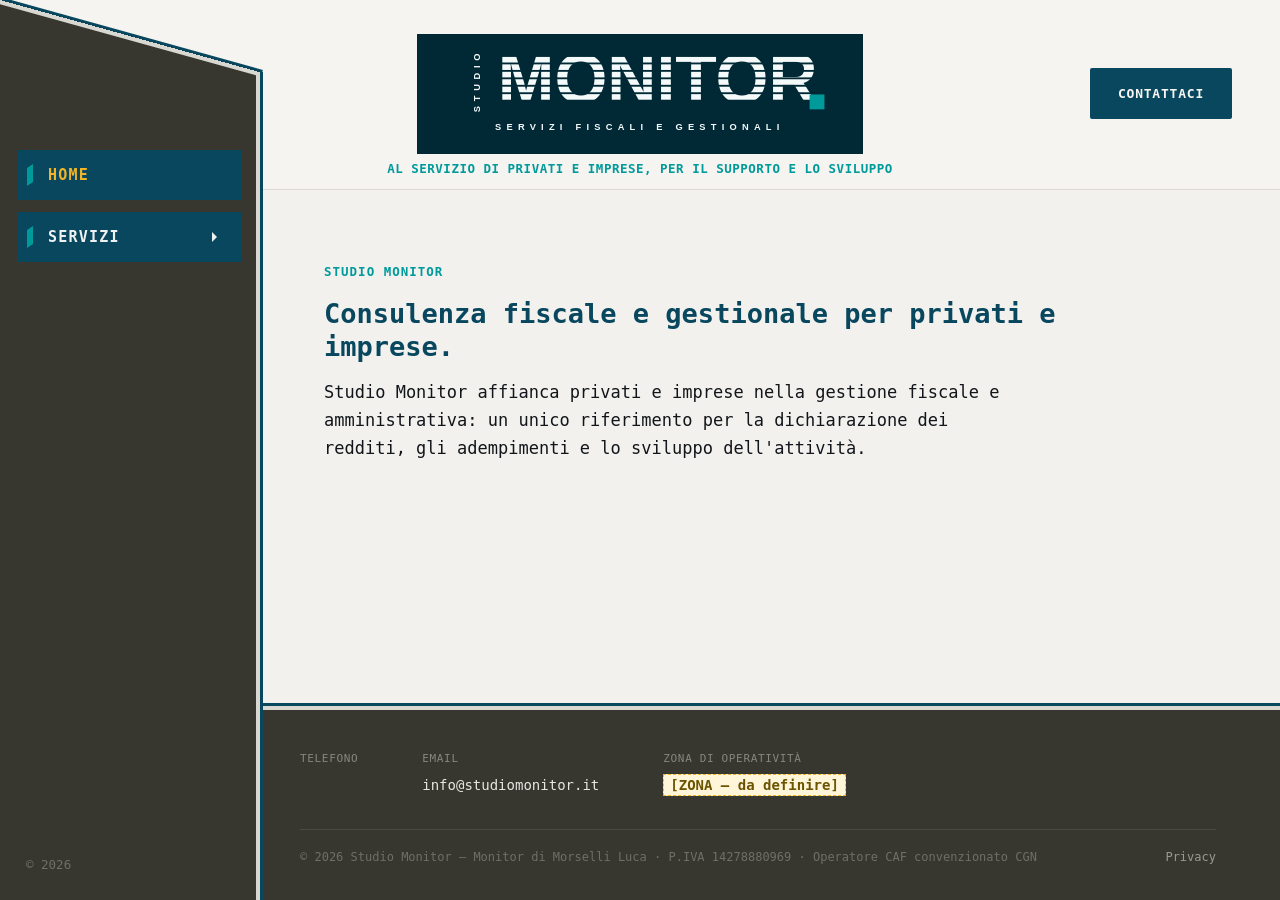
<file: index.html>
<!DOCTYPE html>
<html lang="it">
<head>
<meta charset="UTF-8">
<meta name="viewport" content="width=device-width, initial-scale=1.0">
<meta name="robots" content="noindex, nofollow">
<link rel="icon" type="image/svg+xml" href="Studio%20Monitor%20Favicon.svg">
<link rel="stylesheet" href="stile.css">
<title>Studio Monitor — Consulenza fiscale e gestionale</title>
</head>
<body>

<!-- INTESTAZIONE -->
<header class="site-header">
  <a class="logo" href="index.html" aria-label="Studio Monitor — vai alla home">
    <img src="Studio%20Monitor%20Logo.svg" alt="Studio Monitor">
  </a>
  <div class="header-sub">Al servizio di privati e imprese, per il supporto e lo sviluppo</div>
</header>

<!-- BOTTONE MENU (solo telefono) -->
<button class="menu-btn" aria-label="Apri il menù" aria-expanded="false">☰</button>

<!-- MENU LATERALE -->
<nav class="sidebar">
  <div class="nav">
    <a href="index.html" class="attivo">Home</a>
    <button class="nav-toggle" aria-expanded="false" aria-controls="submenu-servizi">
      Servizi <span class="caret" aria-hidden="true"></span>
    </button>
    <div class="submenu" id="submenu-servizi">
      <a href="privati.html">Privati</a>
      <a href="imprese.html">Imprese</a>
    </div>
    <a class="solo-mobile" href="mailto:info@studiomonitor.it">Contattaci</a>
  </div>
  <div class="side-copy">© 2026</div>
</nav>
<div class="side-border-diag"></div>
<div class="side-border-right"></div>

<!-- BOTTONE CONTATTACI -->
<a class="contatti-btn" href="mailto:info@studiomonitor.it">Contattaci</a>

<!-- CONTENUTO + FOOTER (dentro .page, così il footer resta ancorato in fondo) -->
<div class="page">
  <main class="content">
    <div class="content-inner">

      <div class="eyebrow">Studio Monitor</div>
      <h1>Consulenza fiscale e gestionale per privati e imprese.</h1>
      <p class="home-lead">Studio Monitor affianca privati e imprese nella gestione fiscale e
        amministrativa: un unico riferimento per la dichiarazione dei redditi, gli adempimenti e
        lo sviluppo dell'attività.</p>

    </div>
  </main>

  <!-- PIE DI PAGINA -->
  <footer class="site-footer">
    <div class="footer-cols">
      <div>
        <div class="lab">Telefono</div>
        <div class="val"></div>
      </div>
      <div>
        <div class="lab">Email</div>
        <div class="val"><a href="mailto:info@studiomonitor.it">info@studiomonitor.it</a></div>
      </div>
      <div>
        <div class="lab">Zona di operatività</div>
        <div class="val"><span class="todo">[ZONA — da definire]</span></div>
      </div>
    </div>
    <div class="footer-bottom">
      <span>© 2026 Studio Monitor — Monitor di Morselli Luca · P.IVA 14278880969 · Operatore CAF convenzionato CGN</span>
      <a href="privacy.html">Privacy</a>
    </div>
  </footer>
</div>

<script src="menu.js"></script>
</body>
</html>
</file>
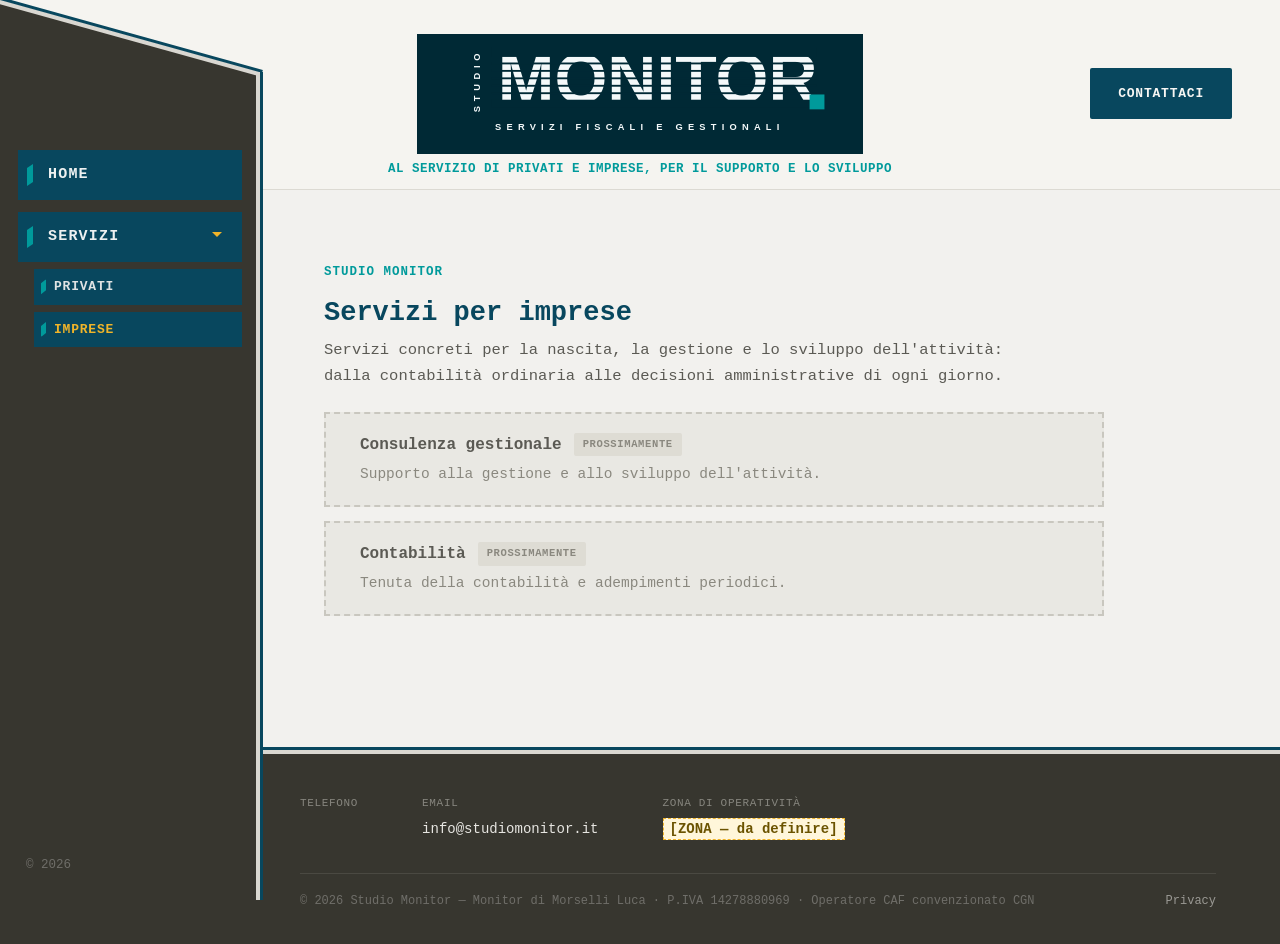
<file: imprese.html>
<!DOCTYPE html>
<html lang="it">
<head>
<meta charset="UTF-8">
<meta name="viewport" content="width=device-width, initial-scale=1.0">
<meta name="robots" content="noindex, nofollow">
<link rel="icon" type="image/svg+xml" href="Studio%20Monitor%20Favicon.svg">
<link rel="stylesheet" href="stile.css">
<title>Servizi per imprese — Studio Monitor</title>
</head>
<body>

<!-- INTESTAZIONE -->
<header class="site-header">
  <a class="logo" href="index.html" aria-label="Studio Monitor — vai alla home">
    <img src="Studio%20Monitor%20Logo.svg" alt="Studio Monitor">
  </a>
  <div class="header-sub">Al servizio di privati e imprese, per il supporto e lo sviluppo</div>
</header>

<!-- BOTTONE MENU (solo telefono) -->
<button class="menu-btn" aria-label="Apri il menù" aria-expanded="false">☰</button>

<!-- MENU LATERALE (tendina Servizi già aperta, Imprese evidenziato) -->
<nav class="sidebar">
  <div class="nav">
    <a href="index.html">Home</a>
    <button class="nav-toggle attivo" aria-expanded="true" aria-controls="submenu-servizi">
      Servizi <span class="caret" aria-hidden="true"></span>
    </button>
    <div class="submenu aperto" id="submenu-servizi">
      <a href="privati.html">Privati</a>
      <a href="imprese.html" class="attivo">Imprese</a>
    </div>
    <a class="solo-mobile" href="mailto:info@studiomonitor.it">Contattaci</a>
  </div>
  <div class="side-copy">© 2026</div>
</nav>
<div class="side-border-diag"></div>
<div class="side-border-right"></div>

<!-- BOTTONE CONTATTACI -->
<a class="contatti-btn" href="mailto:info@studiomonitor.it">Contattaci</a>

<!-- CONTENUTO + FOOTER -->
<div class="page">
  <main class="content">
    <div class="content-inner">

      <div class="eyebrow">Studio Monitor</div>
      <h1>Servizi per imprese</h1>
      <p class="serv-intro">Servizi concreti per la nascita, la gestione e lo sviluppo dell'attività:
        dalla contabilità ordinaria alle decisioni amministrative di ogni giorno.</p>

      <div class="servizi-lista">
        <div class="servizio disattivato">
          <div class="serv-head">
            <span class="serv-titolo">Consulenza gestionale</span>
            <span class="serv-badge">Prossimamente</span>
          </div>
          <div class="serv-desc">Supporto alla gestione e allo sviluppo dell'attività.</div>
        </div>

        <div class="servizio disattivato">
          <div class="serv-head">
            <span class="serv-titolo">Contabilità</span>
            <span class="serv-badge">Prossimamente</span>
          </div>
          <div class="serv-desc">Tenuta della contabilità e adempimenti periodici.</div>
        </div>
      </div>

    </div>
  </main>

  <!-- PIE DI PAGINA -->
  <footer class="site-footer">
    <div class="footer-cols">
      <div>
        <div class="lab">Telefono</div>
        <div class="val"></div>
      </div>
      <div>
        <div class="lab">Email</div>
        <div class="val"><a href="mailto:info@studiomonitor.it">info@studiomonitor.it</a></div>
      </div>
      <div>
        <div class="lab">Zona di operatività</div>
        <div class="val"><span class="todo">[ZONA — da definire]</span></div>
      </div>
    </div>
    <div class="footer-bottom">
      <span>© 2026 Studio Monitor — Monitor di Morselli Luca · P.IVA 14278880969 · Operatore CAF convenzionato CGN</span>
      <a href="privacy.html">Privacy</a>
    </div>
  </footer>
</div>

<script src="menu.js"></script>
</body>
</html>
</file>
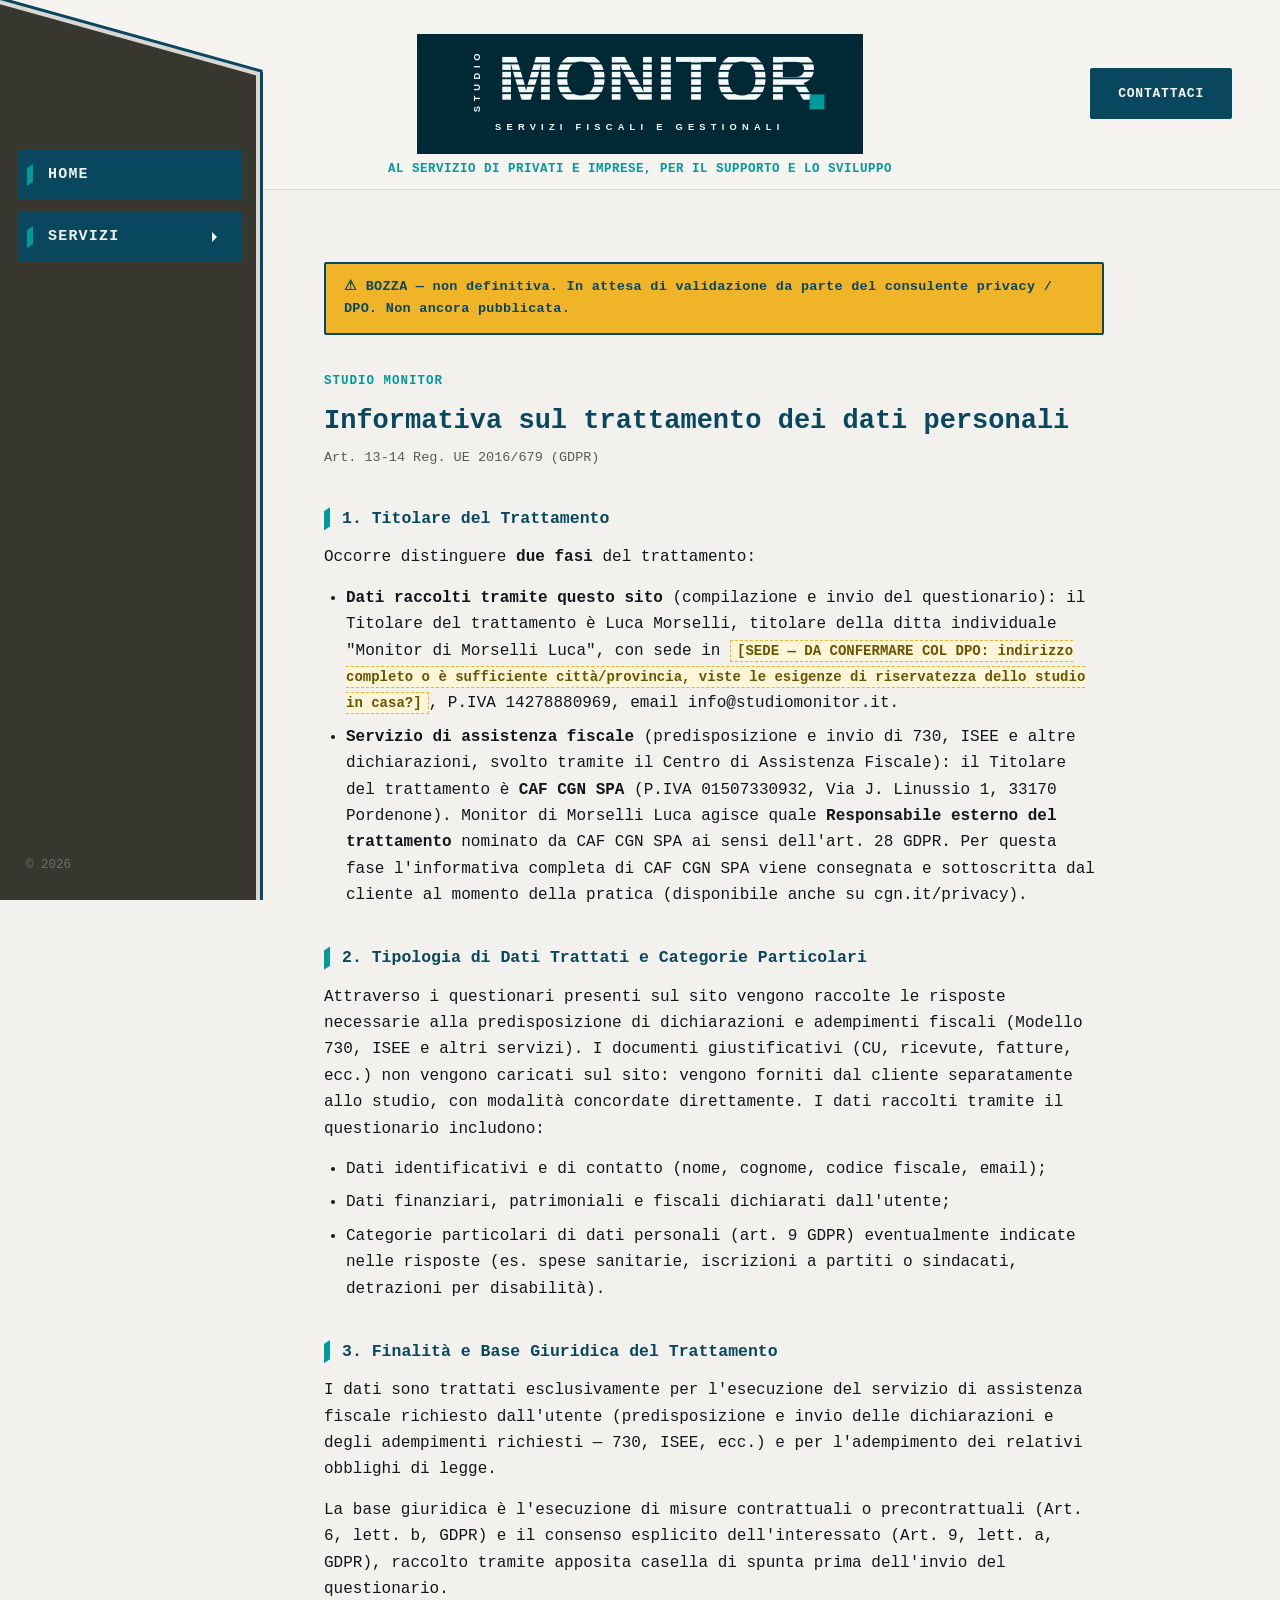
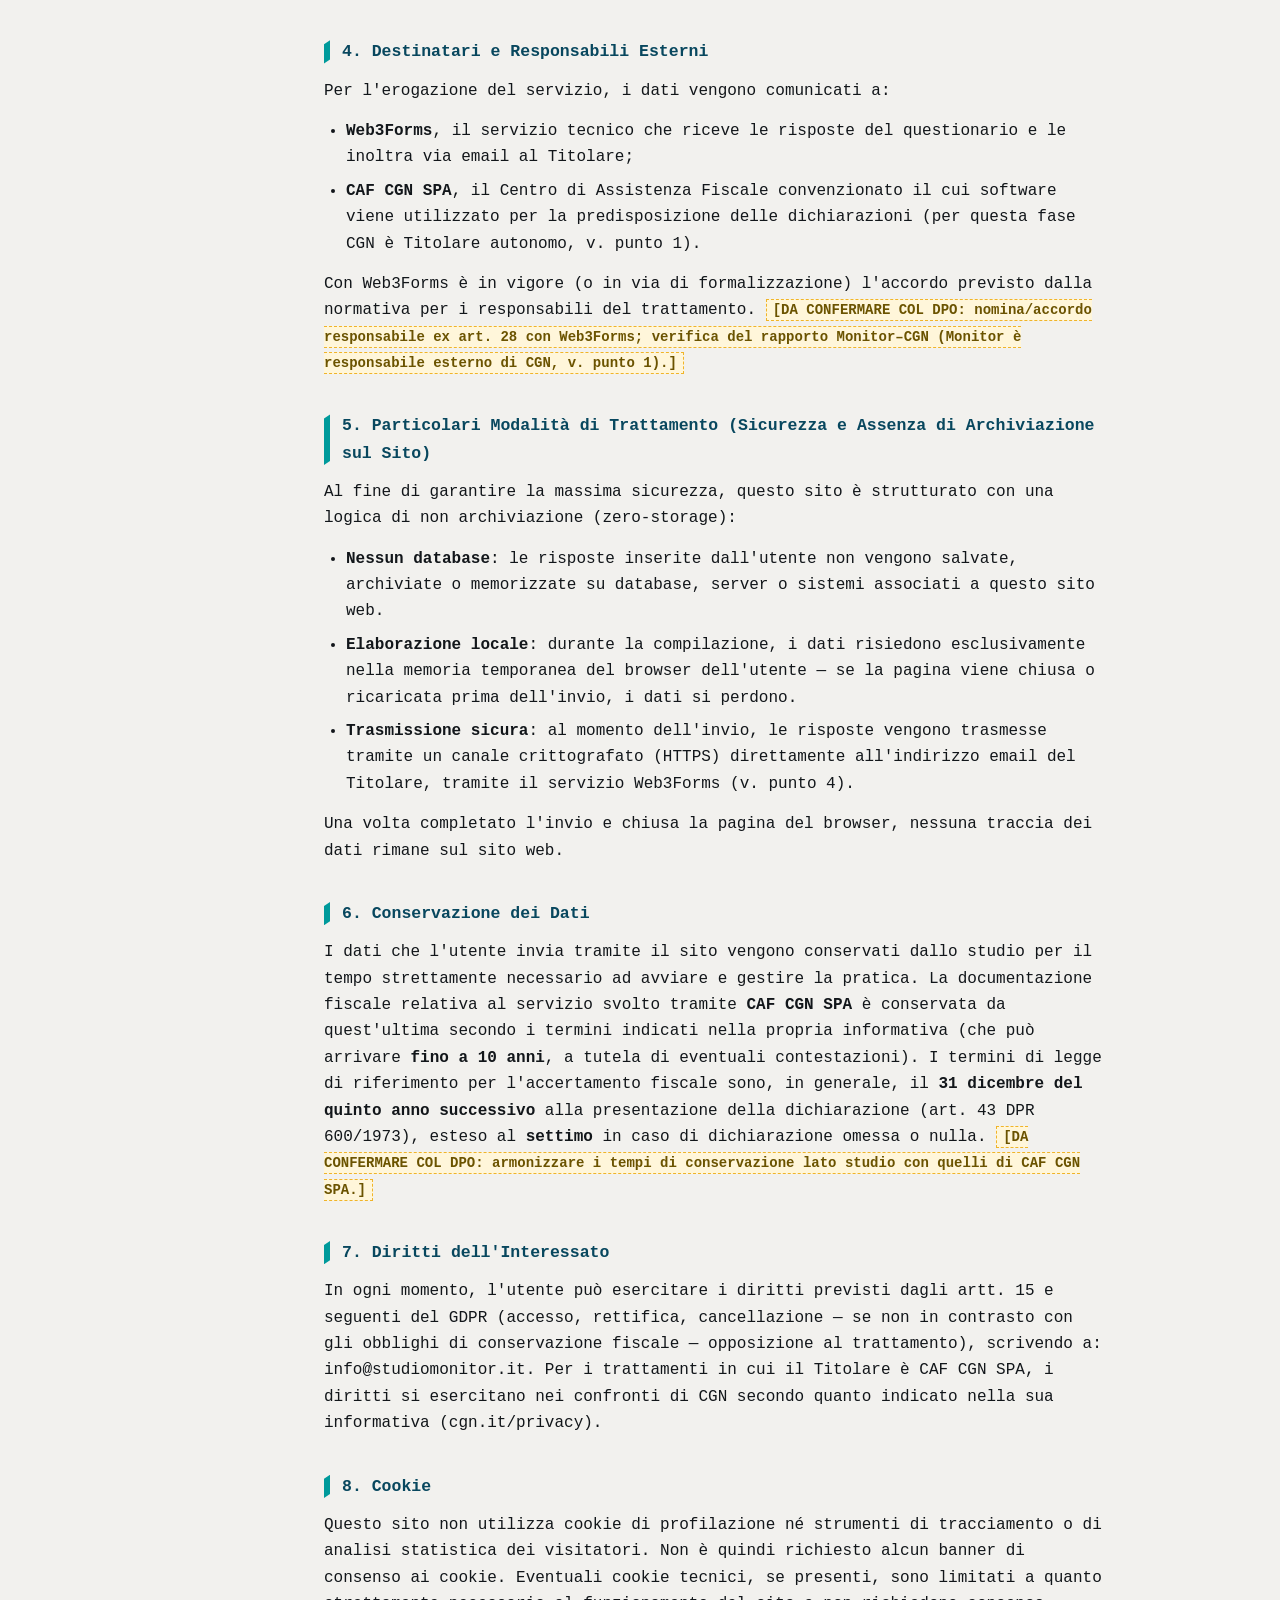
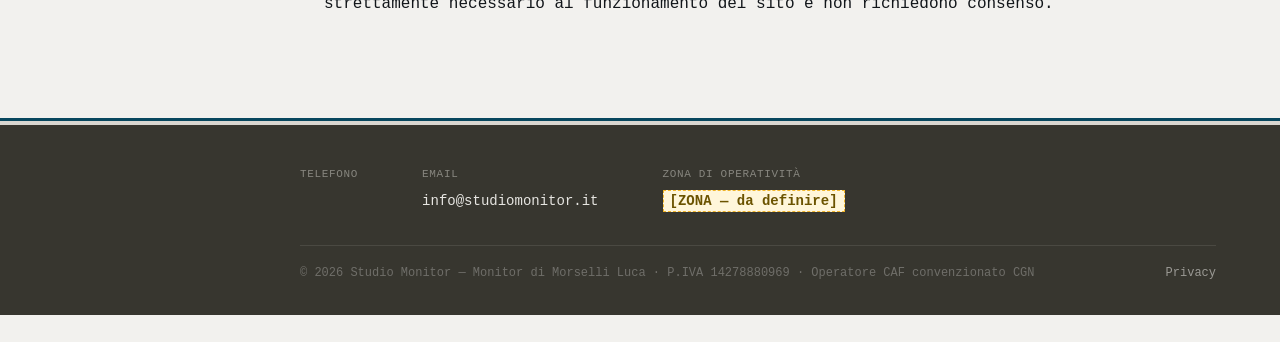
<file: privacy.html>
<!DOCTYPE html>
<html lang="it">
<head>
<meta charset="UTF-8">
<meta name="viewport" content="width=device-width, initial-scale=1.0">
<meta name="robots" content="noindex, nofollow">
<link rel="icon" type="image/svg+xml" href="Studio%20Monitor%20Favicon.svg">
<link rel="stylesheet" href="stile.css">
<title>Informativa privacy — Studio Monitor</title>
</head>
<body>

<!-- INTESTAZIONE -->
<header class="site-header">
  <a class="logo" href="index.html" aria-label="Studio Monitor — vai alla home">
    <img src="Studio%20Monitor%20Logo.svg" alt="Studio Monitor">
  </a>
  <div class="header-sub">Al servizio di privati e imprese, per il supporto e lo sviluppo</div>
</header>

<!-- BOTTONE MENU (solo telefono) -->
<button class="menu-btn" aria-label="Apri il menù" aria-expanded="false">☰</button>

<!-- MENU LATERALE -->
<nav class="sidebar">
  <div class="nav">
    <a href="index.html">Home</a>
    <button class="nav-toggle" aria-expanded="false" aria-controls="submenu-servizi">
      Servizi <span class="caret" aria-hidden="true"></span>
    </button>
    <div class="submenu" id="submenu-servizi">
      <a href="privati.html">Privati</a>
      <a href="imprese.html">Imprese</a>
    </div>
    <a class="solo-mobile" href="mailto:info@studiomonitor.it">Contattaci</a>
  </div>
  <div class="side-copy">© 2026</div>
</nav>
<div class="side-border-diag"></div>
<div class="side-border-right"></div>

<!-- BOTTONE CONTATTACI -->
<a class="contatti-btn" href="mailto:info@studiomonitor.it">Contattaci</a>

<!-- CONTENUTO + FOOTER -->
<div class="page">
  <main class="content">
    <div class="content-inner">

      <div class="banner-bozza">
        ⚠ BOZZA — non definitiva. In attesa di validazione da parte del consulente privacy / DPO. Non ancora pubblicata.
      </div>

      <div class="eyebrow">Studio Monitor</div>
      <h1>Informativa sul trattamento dei dati personali</h1>
      <div class="rif">Art. 13-14 Reg. UE 2016/679 (GDPR)</div>

      <h2>1. Titolare del Trattamento</h2>
      <p>Occorre distinguere <strong>due fasi</strong> del trattamento:</p>
      <ul>
        <li><strong>Dati raccolti tramite questo sito</strong> (compilazione e invio del
          questionario): il Titolare del trattamento è Luca Morselli, titolare della ditta
          individuale "Monitor di Morselli Luca", con sede in
          <span class="todo">[SEDE — DA CONFERMARE COL DPO: indirizzo completo o è sufficiente
          città/provincia, viste le esigenze di riservatezza dello studio in casa?]</span>,
          P.IVA 14278880969, email info@studiomonitor.it.</li>
        <li><strong>Servizio di assistenza fiscale</strong> (predisposizione e invio di 730, ISEE
          e altre dichiarazioni, svolto tramite il Centro di Assistenza Fiscale): il Titolare del
          trattamento è <strong>CAF CGN SPA</strong> (P.IVA 01507330932, Via J. Linussio 1, 33170
          Pordenone). Monitor di Morselli Luca agisce quale <strong>Responsabile esterno del
          trattamento</strong> nominato da CAF CGN SPA ai sensi dell'art. 28 GDPR. Per questa fase
          l'informativa completa di CAF CGN SPA viene consegnata e sottoscritta dal cliente al
          momento della pratica (disponibile anche su cgn.it/privacy).</li>
      </ul>

      <h2>2. Tipologia di Dati Trattati e Categorie Particolari</h2>
      <p>
        Attraverso i questionari presenti sul sito vengono raccolte le risposte necessarie alla
        predisposizione di dichiarazioni e adempimenti fiscali (Modello 730, ISEE e altri servizi).
        I documenti giustificativi (CU, ricevute, fatture, ecc.) non vengono caricati sul sito:
        vengono forniti dal cliente separatamente allo studio, con modalità concordate
        direttamente. I dati raccolti tramite il questionario includono:
      </p>
      <ul>
        <li>Dati identificativi e di contatto (nome, cognome, codice fiscale, email);</li>
        <li>Dati finanziari, patrimoniali e fiscali dichiarati dall'utente;</li>
        <li>Categorie particolari di dati personali (art. 9 GDPR) eventualmente indicate nelle
          risposte (es. spese sanitarie, iscrizioni a partiti o sindacati, detrazioni per
          disabilità).</li>
      </ul>

      <h2>3. Finalità e Base Giuridica del Trattamento</h2>
      <p>
        I dati sono trattati esclusivamente per l'esecuzione del servizio di assistenza fiscale
        richiesto dall'utente (predisposizione e invio delle dichiarazioni e degli adempimenti
        richiesti — 730, ISEE, ecc.) e per l'adempimento dei relativi obblighi di legge.
      </p>
      <p>
        La base giuridica è l'esecuzione di misure contrattuali o precontrattuali (Art. 6, lett. b,
        GDPR) e il consenso esplicito dell'interessato (Art. 9, lett. a, GDPR), raccolto tramite
        apposita casella di spunta prima dell'invio del questionario.
      </p>

      <h2>4. Destinatari e Responsabili Esterni</h2>
      <p>Per l'erogazione del servizio, i dati vengono comunicati a:</p>
      <ul>
        <li><strong>Web3Forms</strong>, il servizio tecnico che riceve le risposte del questionario
          e le inoltra via email al Titolare;</li>
        <li><strong>CAF CGN SPA</strong>, il Centro di Assistenza Fiscale convenzionato il cui
          software viene utilizzato per la predisposizione delle dichiarazioni (per questa fase CGN
          è Titolare autonomo, v. punto 1).</li>
      </ul>
      <p>
        Con Web3Forms è in vigore (o in via di formalizzazione) l'accordo previsto dalla normativa
        per i responsabili del trattamento.
        <span class="todo">[DA CONFERMARE COL DPO: nomina/accordo responsabile ex art. 28 con
        Web3Forms; verifica del rapporto Monitor–CGN (Monitor è responsabile esterno di CGN, v.
        punto 1).]</span>
      </p>

      <h2>5. Particolari Modalità di Trattamento (Sicurezza e Assenza di Archiviazione sul Sito)</h2>
      <p>
        Al fine di garantire la massima sicurezza, questo sito è strutturato con una logica di non
        archiviazione (zero-storage):
      </p>
      <ul>
        <li><strong>Nessun database</strong>: le risposte inserite dall'utente non vengono salvate,
          archiviate o memorizzate su database, server o sistemi associati a questo sito web.</li>
        <li><strong>Elaborazione locale</strong>: durante la compilazione, i dati risiedono
          esclusivamente nella memoria temporanea del browser dell'utente — se la pagina viene
          chiusa o ricaricata prima dell'invio, i dati si perdono.</li>
        <li><strong>Trasmissione sicura</strong>: al momento dell'invio, le risposte vengono
          trasmesse tramite un canale crittografato (HTTPS) direttamente all'indirizzo email del
          Titolare, tramite il servizio Web3Forms (v. punto 4).</li>
      </ul>
      <p>
        Una volta completato l'invio e chiusa la pagina del browser, nessuna traccia dei dati rimane
        sul sito web.
      </p>

      <h2>6. Conservazione dei Dati</h2>
      <p>
        I dati che l'utente invia tramite il sito vengono conservati dallo studio per il tempo
        strettamente necessario ad avviare e gestire la pratica. La documentazione fiscale relativa
        al servizio svolto tramite <strong>CAF CGN SPA</strong> è conservata da quest'ultima secondo
        i termini indicati nella propria informativa (che può arrivare <strong>fino a 10
        anni</strong>, a tutela di eventuali contestazioni). I termini di legge di riferimento per
        l'accertamento fiscale sono, in generale, il <strong>31 dicembre del quinto anno
        successivo</strong> alla presentazione della dichiarazione (art. 43 DPR 600/1973), esteso al
        <strong>settimo</strong> in caso di dichiarazione omessa o nulla.
        <span class="todo">[DA CONFERMARE COL DPO: armonizzare i tempi di conservazione lato studio
        con quelli di CAF CGN SPA.]</span>
      </p>

      <h2>7. Diritti dell'Interessato</h2>
      <p>
        In ogni momento, l'utente può esercitare i diritti previsti dagli artt. 15 e seguenti del
        GDPR (accesso, rettifica, cancellazione — se non in contrasto con gli obblighi di
        conservazione fiscale — opposizione al trattamento), scrivendo a: info@studiomonitor.it.
        Per i trattamenti in cui il Titolare è CAF CGN SPA, i diritti si esercitano nei confronti di
        CGN secondo quanto indicato nella sua informativa (cgn.it/privacy).
      </p>

      <h2>8. Cookie</h2>
      <p>
        Questo sito non utilizza cookie di profilazione né strumenti di tracciamento o di analisi
        statistica dei visitatori. Non è quindi richiesto alcun banner di consenso ai cookie.
        Eventuali cookie tecnici, se presenti, sono limitati a quanto strettamente necessario al
        funzionamento del sito e non richiedono consenso.
      </p>

    </div>
  </main>

  <!-- PIE DI PAGINA -->
  <footer class="site-footer">
    <div class="footer-cols">
      <div>
        <div class="lab">Telefono</div>
        <div class="val"></div>
      </div>
      <div>
        <div class="lab">Email</div>
        <div class="val"><a href="mailto:info@studiomonitor.it">info@studiomonitor.it</a></div>
      </div>
      <div>
        <div class="lab">Zona di operatività</div>
        <div class="val"><span class="todo">[ZONA — da definire]</span></div>
      </div>
    </div>
    <div class="footer-bottom">
      <span>© 2026 Studio Monitor — Monitor di Morselli Luca · P.IVA 14278880969 · Operatore CAF convenzionato CGN</span>
      <a href="privacy.html">Privacy</a>
    </div>
  </footer>
</div>

<script src="menu.js"></script>
</body>
</html>
</file>
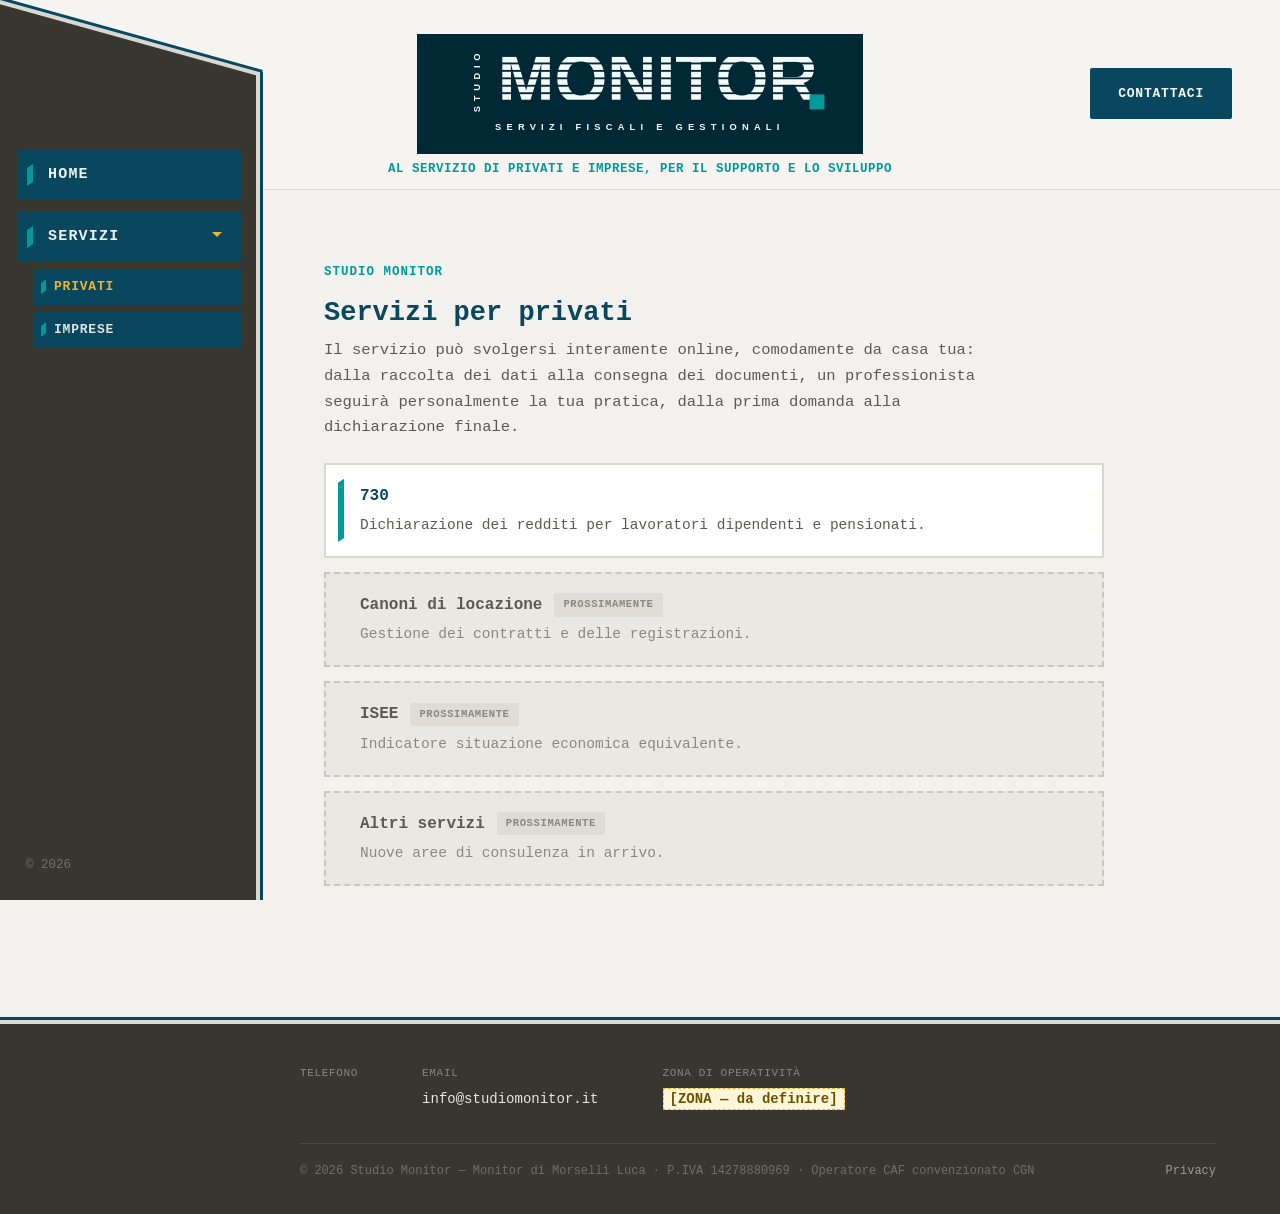
<file: privati.html>
<!DOCTYPE html>
<html lang="it">
<head>
<meta charset="UTF-8">
<meta name="viewport" content="width=device-width, initial-scale=1.0">
<meta name="robots" content="noindex, nofollow">
<link rel="icon" type="image/svg+xml" href="Studio%20Monitor%20Favicon.svg">
<link rel="stylesheet" href="stile.css">
<title>Servizi per privati — Studio Monitor</title>
</head>
<body>

<!-- INTESTAZIONE -->
<header class="site-header">
  <a class="logo" href="index.html" aria-label="Studio Monitor — vai alla home">
    <img src="Studio%20Monitor%20Logo.svg" alt="Studio Monitor">
  </a>
  <div class="header-sub">Al servizio di privati e imprese, per il supporto e lo sviluppo</div>
</header>

<!-- BOTTONE MENU (solo telefono) -->
<button class="menu-btn" aria-label="Apri il menù" aria-expanded="false">☰</button>

<!-- MENU LATERALE (tendina Servizi già aperta, Privati evidenziato) -->
<nav class="sidebar">
  <div class="nav">
    <a href="index.html">Home</a>
    <button class="nav-toggle attivo" aria-expanded="true" aria-controls="submenu-servizi">
      Servizi <span class="caret" aria-hidden="true"></span>
    </button>
    <div class="submenu aperto" id="submenu-servizi">
      <a href="privati.html" class="attivo">Privati</a>
      <a href="imprese.html">Imprese</a>
    </div>
    <a class="solo-mobile" href="mailto:info@studiomonitor.it">Contattaci</a>
  </div>
  <div class="side-copy">© 2026</div>
</nav>
<div class="side-border-diag"></div>
<div class="side-border-right"></div>

<!-- BOTTONE CONTATTACI -->
<a class="contatti-btn" href="mailto:info@studiomonitor.it">Contattaci</a>

<!-- CONTENUTO + FOOTER -->
<div class="page">
  <main class="content">
    <div class="content-inner">

      <div class="eyebrow">Studio Monitor</div>
      <h1>Servizi per privati</h1>
      <p class="serv-intro">Il servizio può svolgersi interamente online, comodamente da casa tua:
        dalla raccolta dei dati alla consegna dei documenti, un professionista seguirà personalmente
        la tua pratica, dalla prima domanda alla dichiarazione finale.</p>

      <div class="servizi-lista">
        <a class="servizio attivo" href="questionario-730.html">
          <div class="serv-titolo">730</div>
          <div class="serv-desc">Dichiarazione dei redditi per lavoratori dipendenti e pensionati.</div>
        </a>

        <div class="servizio disattivato">
          <div class="serv-head">
            <span class="serv-titolo">Canoni di locazione</span>
            <span class="serv-badge">Prossimamente</span>
          </div>
          <div class="serv-desc">Gestione dei contratti e delle registrazioni.</div>
        </div>

        <div class="servizio disattivato">
          <div class="serv-head">
            <span class="serv-titolo">ISEE</span>
            <span class="serv-badge">Prossimamente</span>
          </div>
          <div class="serv-desc">Indicatore situazione economica equivalente.</div>
        </div>

        <div class="servizio disattivato">
          <div class="serv-head">
            <span class="serv-titolo">Altri servizi</span>
            <span class="serv-badge">Prossimamente</span>
          </div>
          <div class="serv-desc">Nuove aree di consulenza in arrivo.</div>
        </div>
      </div>

    </div>
  </main>

  <!-- PIE DI PAGINA -->
  <footer class="site-footer">
    <div class="footer-cols">
      <div>
        <div class="lab">Telefono</div>
        <div class="val"></div>
      </div>
      <div>
        <div class="lab">Email</div>
        <div class="val"><a href="mailto:info@studiomonitor.it">info@studiomonitor.it</a></div>
      </div>
      <div>
        <div class="lab">Zona di operatività</div>
        <div class="val"><span class="todo">[ZONA — da definire]</span></div>
      </div>
    </div>
    <div class="footer-bottom">
      <span>© 2026 Studio Monitor — Monitor di Morselli Luca · P.IVA 14278880969 · Operatore CAF convenzionato CGN</span>
      <a href="privacy.html">Privacy</a>
    </div>
  </footer>
</div>

<script src="menu.js"></script>
</body>
</html>
</file>
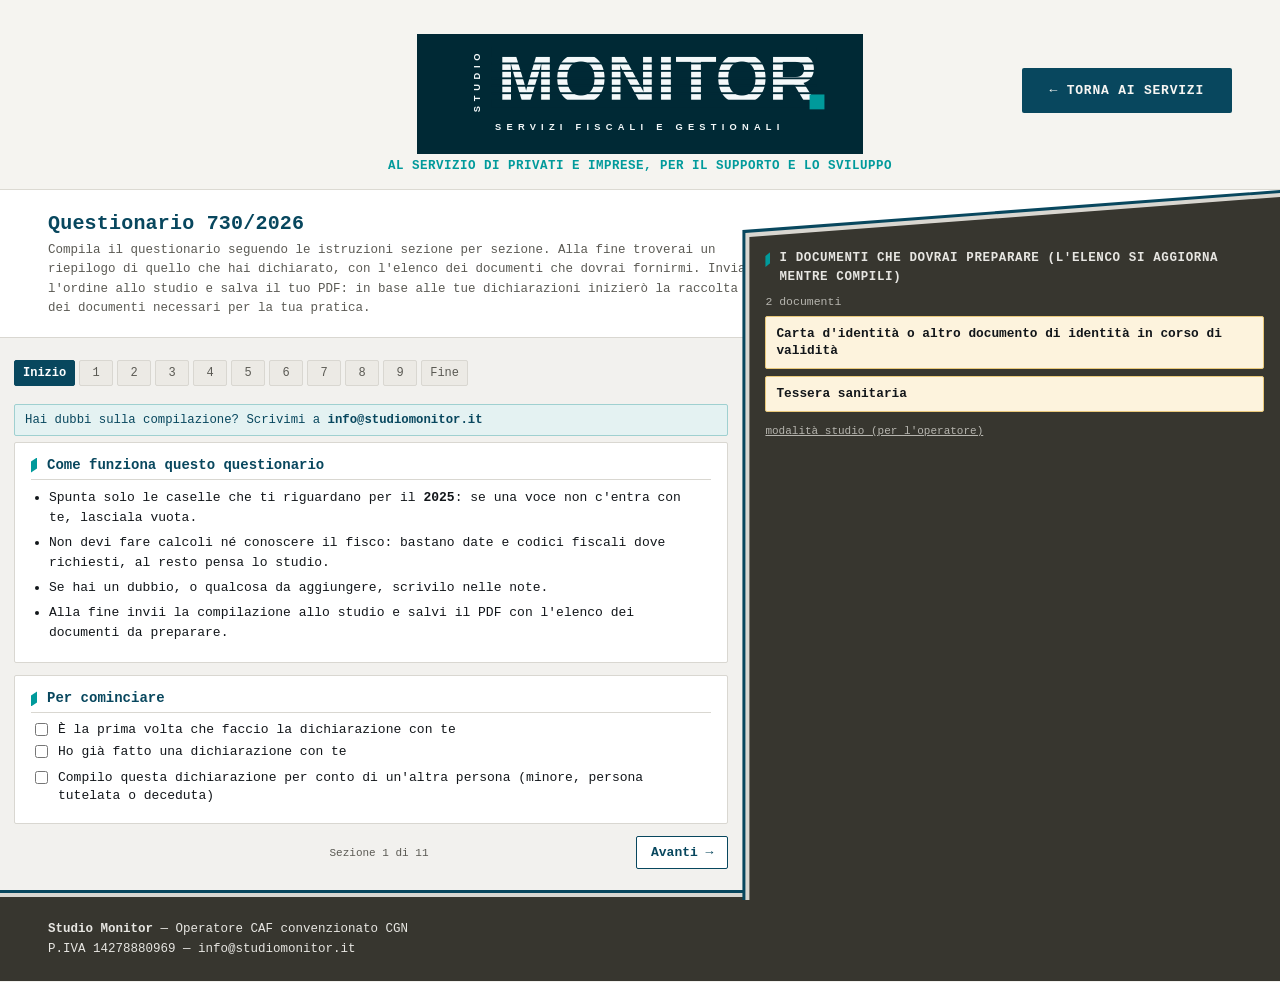
<file: questionario-730.html>
<!DOCTYPE html>
<html lang="it">
<head>
<meta charset="UTF-8">
<meta name="viewport" content="width=device-width, initial-scale=1">
<meta name="robots" content="noindex, nofollow">
<link rel="icon" type="image/svg+xml" href="Studio%20Monitor%20Favicon.svg">
<title>Studio Monitor — Questionario 730</title>
<style>
  :root{
    /* Palette Studio Monitor (C0) — identica a sito/stile.css */
    --petrolio:#08475E; --teal:#009a9b; --giallo:#F0B429;
    --grigio-scuro:#37362f; --sfondo-header:#f5f4f0; --bordo-header:#dcdad3;
    --bordo-chiaro:#d9d7d1;
    --mono:ui-monospace, SFMono-Regular, Menlo, Consolas, monospace;
    --header-h:190px;   /* stessa altezza dell'intestazione delle altre pagine */
    --panel-w:clamp(380px, 42vw, 620px);   /* larghezza del pannello documenti su PC */
    --tslant:4px;   /* inclinazione dei lati corti dei rettangolini teal */
    /* I vecchi nomi restano (li usano centinaia di regole qui sotto):
       cambiano solo i colori a cui puntano. */
    --blue:#08475E; --blue-dark:#08475E; --bg:#f2f1ee; --card:#ffffff;
    --border:#d9d7d1; --teal-chiaro:#e4f2f2; --teal-bordo:#9fd0d0;
    --cli:#fdf3dd; --cli-border:#e8c87a; --text:#12161a; --muted:#5b5a54;
  }
  *{box-sizing:border-box;}
  /* barra di scorrimento SEMPRE presente, come in stile.css: senza, passando da uno
     step corto a uno lungo la larghezza cambia e il logo centrato "balla" di ~7px */
  html{overflow-y:scroll;}
  /* colonna: contenuto + piede sotto l'intestazione fissa. Il contenuto si allarga
     e spinge il piede in fondo, così resta appoggiato al fondo della finestra. */
  body{margin:0;font-family:var(--mono);background:var(--bg);color:var(--text);
       min-height:100vh;display:flex;flex-direction:column;
       padding-top:var(--header-h);}
  /* tutte le spunte del questionario sono gialle */
  input[type=checkbox], input[type=radio]{accent-color:var(--giallo);}
  /* ===== INTESTAZIONE — IDENTICA alle altre pagine del sito =====
     (copiata da sito/stile.css: fissa, logo centrato, sottotitolo teal sotto) */
  .site-header{
    position:fixed; top:0; left:0; right:0; height:var(--header-h);
    background:var(--sfondo-header);
    border-bottom:1px solid var(--bordo-header);
    z-index:20;
    display:flex; flex-direction:column; align-items:center; justify-content:flex-start;
    padding-top:34px;
    gap:5px;
  }
  .logo{display:block; line-height:0;}
  .logo img{height:120px; width:auto; display:block;}
  .header-sub{
    color:var(--teal);
    font-size:12.5px; text-transform:uppercase; letter-spacing:.04em; font-weight:600;
  }
  /* "Torna ai servizi" — stessa resa e stessa posizione del "Contattaci" del sito */
  .torna-btn{
    position:fixed; top:68px; right:48px;
    background:var(--petrolio); color:#f7f6f3; text-decoration:none;
    font-family:var(--mono);
    font-weight:700; font-size:13px; letter-spacing:.06em; text-transform:uppercase;
    padding:15px 28px; border-radius:2px;
    z-index:40;
  }
  /* hover solo con puntatore vero (su touch resterebbe "appiccicato"); sul touch
     il giallo compare mentre si preme (:active) — stessa regola di stile.css */
  @media (hover:hover){ .torna-btn:hover{color:var(--giallo);} }
  .torna-btn:active{color:var(--giallo);}
  @media (max-width:900px){ .torna-btn{right:24px;} }
  /* ===== schermi stretti: intestazione compatta, identica a quella del sito ===== */
  @media (max-width:820px){
    :root{--header-h:112px;}
    .site-header{padding-top:12px; gap:4px;}
    .logo img{height:64px;}
    .header-sub{font-size:10px; line-height:1.3; text-align:center; padding:0 8px;}
    /* "Torna ai servizi" fisso si sovrapporrebbe al logo: scende nel flusso, sopra la
       banda titolo, equidistante dalle due (12px). z-index:auto è OBBLIGATORIO: da
       figlio flex lo z-index:40 della regola base varrebbe anche da statico, e
       scorrendo il bottone passerebbe SOPRA l'intestazione fissa (z-index:20). */
    .torna-btn{position:static; z-index:auto; align-self:flex-start; margin:12px 0 12px 14px; padding:10px 16px; font-size:12px;}
  }
  /* ===== BANDA TITOLO — PROVVISORIA =====
     Ospita titolo e descrizione, che prima stavano nell'intestazione insieme al logo.
     Sistemazione definitiva da decidere. */
  .q-intro{
    background:var(--card);
    border-bottom:1px solid var(--border);
    padding:22px 48px 18px;
  }
  .q-intro h1{margin:0 0 6px;font-size:20px;font-weight:800;color:var(--petrolio);letter-spacing:.01em;}
  .q-intro p{margin:0;font-size:12.5px;color:var(--muted);line-height:1.55;max-width:95ch;}
  @media (max-width:640px){ .q-intro{padding:18px 24px 14px;} }
  /* ===== PIEDE (cornice grigio+petrolio che chiude la pagina) ===== */
  .q-footer{
    background:var(--grigio-scuro); color:#e7e6e2;
    border-top:4px solid var(--bordo-chiaro, #d9d7d1);
    box-shadow:0 -3px 0 0 var(--petrolio);
    padding:22px 48px;
    font-size:12.5px; line-height:1.6;
  }
  .q-footer a{color:#e7e6e2;text-decoration:none;}
  @media (hover:hover){ .q-footer a:hover{color:var(--giallo);text-decoration:underline;} }
  .q-footer a:active{color:var(--giallo);}
  @media (max-width:640px){ .q-footer{padding:20px 24px;} }
  .layout{display:grid;grid-template-columns:1.15fr 1fr;gap:14px;padding:14px;align-items:start;flex:1 0 auto;}
  @media (max-width:980px){.layout{grid-template-columns:1fr;}}
  .card{background:var(--card);border:1px solid var(--border);border-radius:2px;padding:14px 16px;margin-bottom:12px;}
  .card h2{position:relative;padding-left:16px;font-size:14px;margin:0 0 8px;color:var(--blue-dark);border-bottom:1px solid var(--border);padding-bottom:6px;}
  .card h2::before{
    content:"";position:absolute;left:0;top:1px;width:6px;height:15px;
    background:var(--teal);
    clip-path:polygon(0 var(--tslant), 100% 0, 100% calc(100% - var(--tslant)), 0 100%);
  }
  .card h3{font-size:12.5px;margin:10px 0 4px;color:var(--muted);}
  label.q{display:flex;align-items:flex-start;gap:7px;font-size:13px;margin:4px 0;cursor:pointer;line-height:1.35;}
  label.q.sub{margin-left:22px;font-size:12.5px;}
  label.q.sub::before{content:"\21B3";color:var(--muted);margin-right:2px;}
  label.q input{margin-top:2px;}
  .child{margin-left:6px;border-left:2px solid var(--teal-bordo);padding-left:8px;}
  .grid2{display:grid;grid-template-columns:1fr 1fr;gap:6px 10px;}
  .field{font-size:12.5px;margin:5px 0;}
  .field label{display:block;color:var(--muted);margin-bottom:2px;}
  .field input, .field select{width:100%;padding:5px 7px;font-size:13px;font-family:inherit;border:1px solid var(--border);border-radius:2px;}
  .field textarea{width:100%;padding:5px 7px;font-size:13px;border:1px solid var(--border);border-radius:2px;font-family:inherit;resize:vertical;}
  /* campo selezionato = bordino teal (stessa lingua del menù del sito) */
  .field input:focus, .field select:focus, .field textarea:focus{
    border-color:var(--teal);outline:none;box-shadow:inset 3px 0 0 0 var(--teal);
  }
  .hint{font-size:11px;color:var(--muted);margin-top:2px;}
  .notebox{background:var(--teal-chiaro);border:1px solid var(--teal-bordo);border-radius:2px;padding:8px 10px;font-size:12.3px;color:var(--blue-dark);margin:6px 0;}
  .sez-avvisi{background:var(--cli);border:1px solid var(--cli-border);border-radius:2px;padding:8px 10px;font-size:12.3px;color:#8a5a00;margin-top:10px;}
  .sez-avvisi:empty{display:none;}
  .cfwrap{display:flex;gap:4px;flex-wrap:nowrap;}
  .cfwrap .cfcell{width:26px;min-width:26px;height:30px;text-align:center;text-transform:uppercase;font-family:var(--mono);font-size:15px;border:1px solid var(--border);border-radius:2px;padding:0;}
  .cfwrap .cfcell:focus{border-color:var(--teal);outline:none;box-shadow:0 0 0 2px rgba(0,154,155,.20);}
  .cfsep{width:6px;}
  .phone-row{display:flex;gap:6px;}
  .phone-row .pref{width:64px;flex:0 0 auto;}
  .fam-table{width:100%;border-collapse:collapse;font-size:12px;margin-top:4px;}
  .fam-table th,.fam-table td{border:1px solid var(--border);padding:3px 4px;}
  .fam-table input[type=text]{width:100%;border:none;font-size:12px;padding:2px;}
  .fam-table input[type=checkbox]{transform:scale(1.1);}
  .fam-table th{background:#eceae5;font-weight:600;text-align:left;color:var(--petrolio);}
  .fam-table td.ck{text-align:center;}
  .fam-table td.rowdel{text-align:center;}
  .btnrow-del{background:var(--cli);color:#a15c00;border:1px solid var(--cli-border);border-radius:2px;width:24px;height:24px;line-height:1;cursor:pointer;font-size:13px;font-family:inherit;}
  @media (hover:hover){ .btnrow-del:hover{background:#f8d7d7;} }
  .btnrow-del:active{background:#f8d7d7;}
  @media (max-width:640px){ .btnrow-del{width:32px;height:32px;font-size:15px;} }
  .fam-table input[type=date]{width:100%;border:none;font-size:12px;padding:2px;font-family:inherit;color:var(--text);}
  .fam-table select{width:100%;border:none;font-size:12px;padding:2px;background:#fff;color:var(--text);}
  input.cfmini{font-family:var(--mono);text-transform:uppercase;}
  .addrow{font-size:12px;margin-top:4px;background:none;border:1px dashed var(--muted);border-radius:2px;padding:3px 8px;cursor:pointer;color:var(--muted);font-family:inherit;}
  @media (hover:hover){ .addrow:hover{border-color:var(--giallo);color:var(--petrolio);} }
  .addrow:active{border-color:var(--giallo);color:var(--petrolio);}
  /* ===== PANNELLO DOCUMENTI — vale per ENTRAMBE le modalità
     (fino al 17-07-2026 solo lato cliente; la modalità studio usava ancora
     la veste del vecchio prototipo) =====
     È una zona da LEGGERE, non da compilare: prende la stessa veste del menù
     laterale del sito (fondo grigio scuro, taglio diagonale, cornice a due toni),
     così si stacca a colpo d'occhio dalla colonna dove si compila.
     TRE strati sovrapposti, perché il taglio diagonale tosa via bordi e ombre
     (è lo stesso motivo per cui nel sito la cornice del menù è fatta di elementi
     a parte, .side-border-diag / .side-border-right):
       1. .sticky     = filo petrolio, 3px  (esterno)
       2. .docpanel   = filo chiaro,   4px  (intermedio, tocca il pannello)
       3. .docpanel-in = fondo grigio scuro (dove sta il contenuto)
     Stesso ordine e stessi spessori della cornice del menù del sito. */
  .sticky{
    position:static;   /* non è lei a seguire lo scorrimento: v. .docpanel-body */
    background:var(--petrolio);
    clip-path:polygon(0 40px, 100% 0, 100% 100%, 0 100%);
    padding:3px 0 0 3px;
  }
  .docpanel{
    background:var(--bordo-chiaro);
    clip-path:polygon(0 40px, 100% 0, 100% 100%, 0 100%);
    padding:4px 0 0 4px;
    height:100%;
  }
  .docpanel-in{
    background:var(--grigio-scuro);
    clip-path:polygon(0 40px, 100% 0, 100% 100%, 0 100%);
    padding:52px 16px 18px;
    height:100%;
  }
  @media (min-width:981px){
    /* Su PC il pannello si comporta ESATTAMENTE come il menù laterale delle altre
       pagine: è FISSO, attaccato al bordo destro, e va dall'intestazione fino in
       fondo alla finestra, scavalcando il piede. Il piede si limita a lasciargli
       spazio con un padding, come fa il piede del sito col menù (padding-left:300px). */
    .sticky{
      position:fixed;
      top:var(--header-h); right:0; bottom:0;
      width:var(--panel-w);
      z-index:10;
    }
    .docpanel-in{overflow:hidden;}
    /* è l'elenco a scorrere dentro il pannello fisso */
    .docpanel-body{height:100%; overflow:auto;}
    .docpanel .tabpanel{max-height:none;}
    /* il questionario occupa da solo la riga e lascia libero lo spazio del pannello */
    .layout{
      grid-template-columns:1fr;
      padding-right:calc(var(--panel-w) + 14px);
    }
    .q-footer{padding-right:calc(var(--panel-w) + 40px);}
  }
  @media (max-width:980px){
    /* impilato sotto il modulo: la cornice a due toni si chiude su TUTTI i lati
       (su PC il pannello è attaccato al bordo destro e i lati destro/inferiore non servono) */
    .sticky{padding:3px;}
    .docpanel{padding:4px;}
  }
  /* i testi che stanno DIRETTAMENTE sul grigio vanno schiariti
     (le voci dei documenti no: sono già schede chiare, restano come sono) */
  .docpanel .paneltitle{
    color:#e7e6e2;font-size:12.5px;font-weight:700;
    text-transform:uppercase;letter-spacing:.05em;line-height:1.5;
    position:relative;padding-left:14px;
  }
  /* rettangolino teal a sinistra, come le voci del menù */
  .docpanel .paneltitle::before{
    content:"";position:absolute;left:0;top:3px;width:5px;height:15px;
    background:var(--teal);
    clip-path:polygon(0 var(--tslant), 100% 0, 100% calc(100% - var(--tslant)), 0 100%);
  }
  .docpanel .count{color:#b6b5af;}
  .docpanel .empty{color:#b6b5af;}
  /* link "modalità studio / vista cliente" in fondo al pannello: era --muted,
     illeggibile sul grigio scuro */
  .docpanel .hint, .docpanel .hint a{color:#b6b5af;}
  /* il riquadro bianco della lista sparisce: le schede galleggiano sul grigio.
     Lo scorrimento interno (max-height:72vh) resta com'era: senza, con molti
     documenti il pannello supererebbe l'altezza dello schermo e smetterebbe di
     seguire lo scorrimento. */
  .docpanel .tabpanel{
    background:none;border:none;padding:0;
  }
  /* linguette (solo studio): stessa veste delle voci del sottomenù del sito
     (fondo petrolio, scritta chiara, barretta teal a sinistra, ATTIVA = scritta
     gialla — colori e maiuscole di stile.css; corpo ridotto: qui le voci stanno
     in tre affiancate, non a tutta larghezza) */
  /* agganciate in alto: NON scorrono via con l'elenco (richiesta 17-07-2026).
     Su PC lo scorrimento è quello interno di .docpanel-body (top:0 = cima del
     pannello); su mobile è la pagina a scorrere e si fermano sotto l'intestazione
     fissa. Il fondo grigio copre ciò che scorre sotto, anche nei 4px tra i bottoni;
     8px di padding al posto del margine, così niente spiraglio scoperto. */
  .tabs{display:flex;gap:4px;padding-bottom:8px;background:var(--grigio-scuro);
        position:sticky;top:0;z-index:3;}
  .tabs button{
    position:relative;flex:1;padding:9px 6px 9px 16px;
    font-size:11px;font-family:var(--mono);font-weight:600;line-height:1.35;
    letter-spacing:.04em;text-transform:uppercase;text-align:left;
    border:none;background:var(--petrolio);color:#dfe3e3;border-radius:0;cursor:pointer;
  }
  .tabs button::before{
    content:"";position:absolute;left:6px;top:50%;transform:translateY(-50%);
    width:5px;height:14px;background:var(--teal);
    clip-path:polygon(0 var(--tslant), 100% 0, 100% calc(100% - var(--tslant)), 0 100%);
  }
  @media (hover:hover){ .tabs button:hover{color:var(--giallo);} }
  .tabs button:active{color:var(--giallo);}
  .tabs button.active{color:var(--giallo);font-weight:700;}
  /* mobile: qui scorre la pagina, non il pannello → si fermano sotto l'intestazione */
  @media (max-width:980px){ .tabs{top:var(--header-h);} }
  .tabpanel{display:none;border:1px solid var(--border);border-top:none;border-radius:0 0 2px 2px;background:var(--card);padding:12px 14px;max-height:72vh;overflow:auto;}
  .tabpanel.active{display:block;}
  .item{border-radius:2px;padding:8px 10px;margin-bottom:7px;font-size:12.8px;line-height:1.4;}
  .item.studio{background:var(--teal-chiaro);border:1px solid var(--teal-bordo);}
  .item.cli{background:var(--cli);border:1px solid var(--cli-border);}
  .item .nome{font-weight:600;}
  .item .dove{margin-top:3px;color:var(--blue-dark);}
  .item .dove b{color:var(--blue-dark);}
  .item .nota{margin-top:3px;color:var(--muted);}
  .badge{display:inline-block;font-size:10px;padding:1px 6px;border-radius:2px;margin-left:6px;vertical-align:1px;}
  .badge.studio{background:var(--teal);color:#fff;}
  .badge.cli{background:#8a5a00;color:#fff;}
  .empty{color:var(--muted);font-style:italic;font-size:12.5px;}
  .count{font-size:11.5px;color:var(--muted);margin-bottom:8px;}
  .copybtn{float:right;font-size:11px;font-family:inherit;padding:3px 9px;border:1px solid var(--border);background:#eceae5;border-radius:2px;cursor:pointer;color:var(--petrolio);}
  @media (hover:hover){ .copybtn:hover{border-color:var(--giallo);} }
  .copybtn:active{border-color:var(--giallo);}
  /* il riepilogo poggia DIRETTAMENTE sul grigio scuro: testi schiariti.
     La stampa non c'entra: buildPrintHtml copia l'HTML fuori da .rieplist/#tab-riep,
     quindi lì valgono i colori di stampa, non questi. */
  .rieplist{font-size:13px;line-height:1.6;color:#d8d7d2;}
  .rieplist b{color:#f5f4f0;}
  .warn{color:#a15c00;}
  #tab-riep .warn{color:#e8b45a;}
  .actions{display:flex;gap:8px;flex-wrap:wrap;margin-top:6px;}
  .actions button{padding:8px 12px;font-size:12.5px;font-family:inherit;border:1px solid var(--border);border-radius:2px;cursor:pointer;background:#eceae5;color:var(--blue-dark);}
  @media (hover:hover){ .actions button:hover{border-color:var(--giallo);} }
  .actions button:active{border-color:var(--giallo);}
  .actions button.primary{background:var(--petrolio);border-color:var(--petrolio);color:#f7f6f3;font-weight:700;letter-spacing:.04em;}
  @media (hover:hover){ .actions button.primary:hover{color:var(--giallo);border-color:var(--petrolio);} }
  .actions button.primary:active{color:var(--giallo);border-color:var(--petrolio);}
  #invio_status{font-size:12px;margin-top:6px;}
  #invio_status.err{font-size:14px;font-weight:700;color:#a15c00;background:var(--cli);border:2px solid var(--cli-border);border-radius:2px;padding:10px 12px;margin-top:10px;}
  #invio_status.ok{color:var(--giallo);font-weight:700;}
  .req{color:#a15c00;font-weight:700;}
  /* avviso importante dentro il modulo: stessa famiglia giallo/ambra del box errore invio */
  .notebox-warn{background:var(--cli);border:2px solid var(--cli-border);border-radius:2px;padding:8px 10px;font-size:12.3px;color:#a15c00;margin:6px 0;line-height:1.5;}
  #print-area{display:none;}
  @media print{
    header, .layout, .q-footer, .q-intro, .torna-btn{display:none !important;}
    /* in stampa niente colonna flex né spazio per l'intestazione fissa: resta solo #print-area */
    body{background:#fff;display:block;padding-top:0;}
    #print-area{display:block;font-size:12px;color:#000;line-height:1.45;padding:0 4px;}
    .p-head{position:relative;border-bottom:3px solid #000;padding-bottom:9px;margin-bottom:18px;}
    .p-head::after{content:'';position:absolute;left:0;right:0;bottom:-7px;border-bottom:1px solid #999;}
    .p-head .p-logo{height:65px;display:block;margin:0 auto 4px;}
    .p-head .p-recapiti{font-size:11px;margin-top:2px;}
    .p-title{font-size:14px;font-weight:700;margin:10px 0 2px;}
    .p-sub{font-size:11px;color:#333;margin-bottom:10px;}
    .p-sez{font-size:13px;font-weight:700;border-bottom:1px solid #888;margin:16px 0 6px;padding-bottom:2px;}
    .p-item{margin:0 0 7px;}
    .p-item .p-nota{font-size:11px;color:#333;}
    .p-box{border:1px solid #000;border-radius:2px;padding:10px 12px;margin:10px 0;}
    .p-firma{display:flex;gap:30px;margin-top:26px;}
    .p-firma div{flex:1;border-top:1px solid #000;padding-top:3px;font-size:11px;}
    .p-page{page-break-before:always;}
    .p-foot{margin-top:18px;font-size:10px;color:#444;border-top:1px solid #aaa;padding-top:4px;}
  }
  /* modalità cliente / studio */
  body.mode-cliente .studio-only{display:none !important;}
  body.mode-studio .cliente-only{display:none !important;}
  body.mode-cliente #questionario .card{display:none;}
  body.mode-cliente #questionario .card.step-active{display:block;}
  .paneltitle{font-size:13px;font-weight:600;color:var(--blue-dark);margin-bottom:8px;}
  /* si ferma sotto l'intestazione fissa, non sotto il bordo dello schermo */
  #stepper{display:flex;gap:4px;flex-wrap:wrap;margin-bottom:10px;position:sticky;top:var(--header-h);background:var(--bg);padding:8px 0;z-index:5;}
  #stepper button{min-width:34px;padding:5px 8px;font-size:12px;font-family:inherit;border:1px solid var(--border);background:#eceae5;border-radius:2px;cursor:pointer;color:var(--muted);}
  @media (hover:hover){ #stepper button:hover{color:var(--petrolio);border-color:var(--giallo);} }
  #stepper button:active{color:var(--petrolio);border-color:var(--giallo);}
  #stepper button.done{border-color:var(--teal);color:var(--petrolio);}
  #stepper button.cur{background:var(--petrolio);border-color:var(--petrolio);color:#fff;font-weight:700;}
  @media (hover:hover){ #stepper button.cur:hover{color:var(--giallo);border-color:var(--petrolio);} }
  #stepper button.cur:active{color:var(--giallo);border-color:var(--petrolio);}
  .wiznav{display:flex;justify-content:space-between;align-items:center;margin:10px 0;}
  .wiznav button{padding:8px 14px;font-size:13px;font-family:inherit;font-weight:600;border:1px solid var(--petrolio);background:#fff;color:var(--blue-dark);border-radius:2px;cursor:pointer;}
  @media (hover:hover){ .wiznav button:hover{border-color:var(--giallo);color:var(--petrolio);} }
  .wiznav button:active{border-color:var(--giallo);color:var(--petrolio);}
  body.mode-studio #stepper, body.mode-studio .wiznav{display:none;}
  .introlist{margin:4px 0 2px;padding-left:18px;font-size:13px;line-height:1.55;}
  .introlist li{margin-bottom:5px;}
  /* ---------- A3: resa mobile ---------- */
  #cf_single{display:none;}
  @media (max-width:640px){
    /* 16px = niente auto-zoom di iOS al focus dei campi */
    .field input, .field select, .field textarea, .fam-table input, .fam-table select{font-size:16px;}
    .grid2{grid-template-columns:1fr;}
    .tabpanel{max-height:none;}
    #stepper button{padding:9px 12px;font-size:13px;}
    .wiznav button{padding:12px 18px;font-size:15px;}
    .actions button{padding:12px 14px;font-size:14px;}
    label.q{margin:7px 0;}
    /* codice fiscale: campo unico al posto delle 16 celle */
    #cfwrap{display:none;}
    #cf_single{display:block;letter-spacing:2px;}
    /* tabelle famiglia: ogni riga diventa una scheda numerata */
    .fam-table{counter-reset:fam;}
    .fam-table, .fam-table tbody, .fam-table tr{display:block;}
    .fam-table tr:not([data-row]){display:none;}
    .fam-table tr[data-row]{counter-increment:fam;border:1px solid var(--teal-bordo);border-radius:2px;padding:8px 10px 4px;margin-bottom:10px;background:#fbfdfd;}
    .fam-table tr[data-row]::before{display:block;font-weight:600;color:var(--blue-dark);font-size:13px;border-bottom:1px solid var(--border);padding-bottom:4px;margin-bottom:6px;}
    #fam1 tr[data-row]::before{content:"Figlio/a " counter(fam);}
    #fam2 tr[data-row]::before{content:"Familiare " counter(fam);}
    .fam-table td{display:flex;align-items:center;justify-content:space-between;gap:10px;border:none;padding:5px 0;}
    .fam-table td::before{content:attr(data-label);font-size:12.5px;color:var(--muted);flex:0 0 44%;}
    .fam-table td input[type=text], .fam-table td input[type=date], .fam-table td select{flex:1;width:auto;min-width:0;border:1px solid var(--border);border-radius:2px;padding:6px;background:#fff;}
    .fam-table input[type=checkbox]{transform:scale(1.35);margin-right:6px;}
    .addrow{padding:9px 12px;font-size:14px;}
  }
</style>
</head>
<body>

<header class="site-header">
  <a class="logo" href="index.html" aria-label="Studio Monitor — vai alla home">
    <img src="Studio%20Monitor%20Logo.svg" alt="Studio Monitor">
  </a>
  <div class="header-sub">Al servizio di privati e imprese, per il supporto e lo sviluppo</div>
</header>

<a class="torna-btn" href="privati.html">&larr; Torna ai servizi</a>

<div class="q-intro">
  <h1 id="hdr-titolo">Questionario 730</h1>
  <p>Compila il questionario seguendo le istruzioni sezione per sezione. Alla fine troverai un riepilogo di quello che hai dichiarato, con l'elenco dei documenti che dovrai fornirmi. Invia l'ordine allo studio e salva il tuo PDF: in base alle tue dichiarazioni inizierò la raccolta dei documenti necessari per la tua pratica.</p>
</div>

<div class="layout">

  <div id="questionario">

    <div id="stepper" class="cliente-only"></div>

    <div class="notebox">Hai dubbi sulla compilazione? Scrivimi a <b class="cfg-email">info@studiomonitor.it</b></div>

    <div class="card">
      <h2>Come funziona questo questionario</h2>
      <ul class="introlist">
        <li>Spunta solo le caselle che ti riguardano per il <b>2025</b>: se una voce non c'entra con te, lasciala vuota.</li>
        <li>Non devi fare calcoli né conoscere il fisco: bastano date e codici fiscali dove richiesti, al resto pensa lo studio.</li>
        <li>Se hai un dubbio, o qualcosa da aggiungere, scrivilo nelle note.</li>
        <li>Alla fine invii la compilazione allo studio e salvi il PDF con l'elenco dei documenti da preparare.</li>
      </ul>
    </div>

    <div class="card">
      <h2>Per cominciare</h2>
      <label class="q"><input type="checkbox" data-q="q_prima_volta" data-excl="start"> È la prima volta che faccio la dichiarazione con te</label>
      <label class="q"><input type="checkbox" data-q="q_gia_cliente" data-excl="start"> Ho già fatto una dichiarazione con te</label>
      <div class="notebox child" data-parent="q_gia_cliente" style="display:none">
        Bene: molti dei tuoi dati e documenti potrebbero già essere nei miei archivi, e la preparazione
        della pratica sarà più rapida. Compila comunque tutto il questionario.
      </div>
      <label class="q" style="margin-top:8px;"><input type="checkbox" data-q="q_per_conto_altri"> Compilo questa dichiarazione per conto di un'altra persona (minore, persona tutelata o deceduta)</label>
      <div class="child" data-parent="q_per_conto_altri" style="display:none">
        <div class="field"><label>In che veste la presenti?</label>
          <select data-field="dich_qualifica">
            <option value=""></option>
            <option>genitore / rappresentante di minore</option>
            <option>tutore</option>
            <option>amministratore di sostegno</option>
            <option>erede</option>
          </select>
        </div>
        <div class="grid2">
          <div class="field"><label>Cognome e nome di chi compila</label><input type="text" data-field="dich_nome"></div>
          <div class="field"><label>Codice fiscale di chi compila</label><input type="text" class="cfmini" maxlength="16" data-field="dich_cf"><div class="hint" id="dich_cf_status"></div></div>
        </div>
        <div class="field"><label>Residenza di chi compila</label><input type="text" data-field="dich_residenza"></div>
        <div class="field"><label>Data del decesso (solo se sei erede)</label><input type="date" data-field="dich_data_decesso" min="2025-01-01" max="2026-09-30"></div>
        <div class="notebox-warn">In dichiarazione servono i dati di entrambi: i tuoi (chi presenta) e quelli della persona per cui dichiari. Se sei erede, il 730 si può usare per i decessi avvenuti fino al 30-09-2026; il rimborso arriva direttamente dall'Agenzia delle Entrate, quindi nella sezione 8 spunta anche "Non ho un sostituto d'imposta" e indica l'IBAN tuo, come erede.</div>
      </div>
      <div class="sez-avvisi" id="avv-percominciare"></div>
    </div>

    <div class="card">
      <h2>1 · I miei dati</h2>
      <div class="notebox child" data-parent="q_per_conto_altri" style="display:none">
        Da qui in poi rispondi riferendoti alla <b>persona per cui presenti la dichiarazione</b>: i dati, i redditi e le spese sono i suoi.
      </div>
      <div class="hint">I campi segnati con <span class="req">*</span> sono obbligatori per inviare l'ordine allo studio.</div>
      <div class="grid2">
        <div class="field"><label>Cognome e nome <span class="req">*</span></label><input type="text" data-field="nome" placeholder="Cognome Nome"></div>
        <div class="field"><label>Email <span class="req">*</span></label><input type="email" data-field="email"></div>
      </div>

      <div class="field">
        <label>Codice fiscale</label>
        <div class="cfwrap" id="cfwrap">
          <input class="cfcell"><input class="cfcell"><input class="cfcell"><input class="cfcell"><input class="cfcell"><input class="cfcell">
          <span class="cfsep"></span>
          <input class="cfcell"><input class="cfcell"><input class="cfcell"><input class="cfcell"><input class="cfcell"><input class="cfcell">
          <span class="cfsep"></span>
          <input class="cfcell"><input class="cfcell"><input class="cfcell"><input class="cfcell">
        </div>
        <input type="text" class="cfmini" id="cf_single" maxlength="16" autocomplete="off" placeholder="il tuo codice fiscale">
        <input type="hidden" data-field="cf" id="cf_hidden">
        <div class="hint" id="cf_status"></div>
      </div>

      <div class="field">
        <label>Numero di cellulare <span class="req">*</span></label>
        <div class="phone-row">
          <input class="pref" type="text" data-field="prefisso" value="+39" readonly tabindex="-1">
          <input type="text" data-field="cell" inputmode="numeric" maxlength="10" placeholder="3331234567">
        </div>
      </div>

      <div class="field"><label>Residenza attuale</label><input type="text" data-field="residenza"></div>
      <label class="q"><input type="checkbox" data-q="q_cambio_residenza_si"> Ho cambiato residenza dall'ultima dichiarazione a oggi</label>

      <label class="q"><input type="checkbox" data-q="q_stato_civile_change"> Nel 2025 è cambiato il mio stato civile</label>
      <div class="child" data-parent="q_stato_civile_change" style="display:none">
        <label class="q sub"><input type="checkbox" data-q="q_sc_matrimonio"> Mi sono sposato/a o unito/a civilmente</label>
        <div class="child" data-parent="q_sc_matrimonio" style="display:none">
          <div class="field"><label>Data del matrimonio / unione civile (2025)</label><input type="date" class="d2025" data-field="data_matrimonio" min="2025-01-01" max="2025-12-31"></div>
        </div>
        <label class="q sub"><input type="checkbox" data-q="q_sc_separazione"> Mi sono separato/a legalmente (la separazione di fatto non conta)</label>
        <div class="child" data-parent="q_sc_separazione" style="display:none">
          <div class="field"><label>Data della separazione legale (2025)</label><input type="date" class="d2025" data-field="data_separazione" min="2025-01-01" max="2025-12-31"></div>
        </div>
        <label class="q sub"><input type="checkbox" data-q="q_sc_divorzio"> Ho divorziato (matrimonio sciolto)</label>
        <div class="child" data-parent="q_sc_divorzio" style="display:none">
          <div class="field"><label>Data del divorzio (2025)</label><input type="date" class="d2025" data-field="data_divorzio" min="2025-01-01" max="2025-12-31"></div>
        </div>
        <label class="q sub"><input type="checkbox" data-q="q_sc_vedovanza"> Sono rimasto/a vedovo/a</label>
        <div class="child" data-parent="q_sc_vedovanza" style="display:none">
          <div class="field"><label>Data del decesso del coniuge (2025)</label><input type="date" class="d2025" data-field="data_vedovanza" min="2025-01-01" max="2025-12-31"></div>
        </div>
        <div class="field" style="margin-top:6px"><label>Note (facoltative)</label><input type="text" data-field="stato_civile_note" placeholder="dettagli utili"></div>
        <div class="hint">Si indicano solo variazioni avvenute nel 2025. Con le date calcolo io i mesi a carico del coniuge: non devi fare conti.</div>
      </div>
      <div class="field" style="margin-top:8px"><label>Note su questa sezione (facoltative)</label><textarea rows="2" data-field="note_sez1" placeholder="qualcosa da segnalarmi?"></textarea></div>
      <div class="sez-avvisi" id="avv-sez1"></div>
    </div>

    <div class="card">
      <h2>2 · La mia famiglia</h2>
      <label class="q"><input type="checkbox" data-q="q_coniugato"> Sono coniugato/a o unito/a civilmente (spunta anche se lo eri solo per una parte del 2025)</label>
      <div class="child" data-parent-any="q_coniugato q_sc_matrimonio q_sc_separazione q_sc_divorzio q_sc_vedovanza" style="display:none">
        <div class="grid2">
          <div class="field"><label>Cognome e nome del coniuge</label><input type="text" data-field="coniuge_nome"></div>
          <div class="field"><label>Codice fiscale del coniuge</label><input type="text" class="cfmini" maxlength="16" data-field="coniuge_cf"></div>
        </div>
        <div class="hint">Il codice fiscale del coniuge va indicato in dichiarazione anche se non è a tuo carico — e anche se il matrimonio è iniziato o finito durante il 2025 (separazione, divorzio, vedovanza): per quella parte dell'anno eravate coniugi.</div>
        <label class="q sub"><input type="checkbox" data-q="q_coniuge_carico"> Il coniuge è fiscalmente a mio carico</label>
        <div class="hint" style="margin-left:22px">"A carico" vuol dire che nel 2025 ha guadagnato in tutto <b>non più di 2.840,51 € lordi</b>, contando tutti i suoi redditi. Se vi siete sposati o separati durante il 2025, i mesi li calcolo io dalla data indicata nella sezione 1.</div>
      </div>

      <label class="q" style="margin-top:8px;"><input type="checkbox" data-q="q_figli"> Ho figli</label>
      <div class="child" data-parent="q_figli" style="display:none">
        <table class="fam-table" id="fam1">
          <tr><th>Nome</th><th style="width:106px">Data di nascita</th><th style="width:140px">Codice fiscale</th><th style="width:64px">% a carico</th><th style="width:54px" title="Nel 2025 ha avuto redditi suoi (stipendio, affitti...)">Redditi propri</th><th style="width:50px" title="Disabilità riconosciuta (L. 104 o invalidità)">Disabilità</th><th style="width:54px" title="Figlio/a in affido preadottivo: il codice fiscale non va indicato">Affido preadott.</th><th style="width:106px" title="Se purtroppo è deceduto/a nel 2025, indica la data">Decesso 2025</th><th style="width:30px"></th></tr>
        </table>
        <button class="addrow" data-addfam="fam1">+ aggiungi figlio/a</button>
        <div class="hint">Un figlio conta come "a carico" se nel 2025 ha guadagnato in tutto <b>non più di 4.000 € lordi</b> (vale fino a tutto l'anno in cui compie 24 anni) oppure <b>non più di 2.840,51 €</b> dai 25 anni in su. Indicalo anche se la detrazione la prende tutta l'altro genitore: in quel caso scegli 0%. Se ha avuto redditi suoi spunta "Redditi propri": controllo io se resta a carico. Età e mesi li calcolo io dalla data di nascita. Se un figlio è in <b>affido preadottivo</b> spunta la casella: il suo codice fiscale non va indicato in dichiarazione (per riservatezza) e puoi lasciarlo vuoto. Se purtroppo un figlio è <b>deceduto nel 2025</b>, indica la data: resta a carico fino a quel mese.</div>
      </div>

      <label class="q" style="margin-top:8px;"><input type="checkbox" data-q="q_altri_familiari"> Ho altri familiari a carico (genitori, nonni o altri parenti)</label>
      <div class="child" data-parent="q_altri_familiari" style="display:none">
        <table class="fam-table" id="fam2">
          <tr><th style="width:110px">Parentela</th><th>Nome</th><th style="width:140px">Codice fiscale</th><th style="width:58px" title="Vive con me nella stessa casa">Convive con me</th><th style="width:54px" title="Nel 2025 ha avuto redditi suoi">Redditi propri</th><th style="width:50px" title="Disabilità riconosciuta (L. 104 o invalidità)">Disabilità</th><th style="width:106px" title="Se purtroppo è deceduto/a nel 2025, indica la data">Decesso 2025</th><th style="width:30px"></th></tr>
        </table>
        <button class="addrow" data-addfam="fam2">+ aggiungi familiare</button>
        <div class="hint">Sono "a carico" se nel 2025 hanno guadagnato in tutto <b>non più di 2.840,51 € lordi</b>. Dal 2025 la detrazione c'è solo per <b>genitori e nonni che vivono con te</b>; per gli altri parenti conviventi la detrazione non c'è più, ma le spese che paghi per loro si possono ancora scaricare. Se purtroppo un familiare è <b>deceduto nel 2025</b>, indica la data: resta a carico fino a quel mese.</div>
      </div>
      <div class="field" style="margin-top:8px"><label>Note su questa sezione (facoltative)</label><textarea rows="2" data-field="note_sez2" placeholder="qualcosa da segnalarmi?"></textarea></div>
      <div class="sez-avvisi" id="avv-sez2"></div>
    </div>

    <div class="card">
      <h2>3 · Il mio lavoro e le mie entrate 2025</h2>
      <label class="q"><input type="checkbox" data-q="q_lav_dipendente"> Ho redditi da lavoro dipendente</label>
      <label class="q"><input type="checkbox" data-q="q_pensione"> Ho una pensione</label>
      <label class="q"><input type="checkbox" data-q="q_cocopro"> Ho una collaborazione (co.co.co. / a progetto)</label>
      <label class="q"><input type="checkbox" data-q="q_borse_studio"> Ho ricevuto borse di studio o indennità (es. NASpI)</label>
      <label class="q"><input type="checkbox" data-q="q_occasionale"> Ho avuto compensi da lavoro autonomo occasionale senza CU</label>
      <label class="q"><input type="checkbox" data-q="q_interessi_privati"> Ho percepito interessi su un prestito a un privato (redditi di capitale senza sostituto)</label>
      <label class="q"><input type="checkbox" data-q="q_diritti_autore"> Ho percepito diritti d'autore non certificati</label>
      <label class="q"><input type="checkbox" data-q="q_redditi_diversi_beni"> Ho avuto altri redditi diversi non da immobili (noleggio/locazione di beni)</label>
      <label class="q"><input type="checkbox" data-q="q_assegno_ricevuto"> Ricevo un assegno periodico dall'ex coniuge</label>
      <label class="q"><input type="checkbox" data-q="q_redditi_estero"> Ho prodotto redditi all'estero</label>
      <label class="q"><input type="checkbox" data-q="q_cripto"> Nel 2025 ho avuto guadagni da criptovalute</label>
      <label class="q"><input type="checkbox" data-q="q_assoc_partecipazione"> Ho percepito proventi da associazione in partecipazione, cointeressenza, recesso/liquidazione società</label>
      <label class="q"><input type="checkbox" data-q="q_plusvalenze_fin"> Ho realizzato plusvalenze da titoli/strumenti finanziari fuori regime amministrato</label>
      <label class="q"><input type="checkbox" data-q="q_sublocazione"> Ho subaffittato un immobile (sublocazione)</label>
      <label class="q"><input type="checkbox" data-q="q_tassazione_separata"> Ho percepito redditi a tassazione separata (TFR, arretrati) non riportati in CU</label>
      <label class="q"><input type="checkbox" data-q="q_somme_restituite"> Ho restituito somme già tassate in anni precedenti</label>
      <div class="field" style="margin-top:8px"><label>Note su questa sezione (facoltative)</label><textarea rows="2" data-field="note_sez3" placeholder="qualcosa da segnalarmi?"></textarea></div>
    </div>

    <div class="card">
      <h2>4 · I miei immobili</h2>
      <label class="q"><input type="checkbox" data-q="q_terreni"> Possiedo terreni</label>
      <div class="child" data-parent="q_terreni" style="display:none">
        <label class="q sub"><input type="checkbox" data-q="q_rivalutazione_terreno"> Ho rideterminato/rivalutato il valore di un terreno</label>
      </div>

      <label class="q"><input type="checkbox" data-q="q_fabbricati"> Possiedo fabbricati</label>
      <div class="child" data-parent="q_fabbricati" style="display:none">
        <label class="q sub"><input type="checkbox" data-q="q_fab_ab_principale"> Abitazione principale ed eventuali pertinenze</label>
        <label class="q sub"><input type="checkbox" data-q="q_fab_disposizione"> A disposizione (sfitto)</label>
        <label class="q sub"><input type="checkbox" data-q="q_fab_affittato"> Affittato</label>
        <label class="q sub"><input type="checkbox" data-q="q_fab_comodato_registrato"> In comodato d'uso gratuito registrato a figli/genitori</label>
        <label class="q sub"><input type="checkbox" data-q="q_fab_comodato_altro"> In comodato/prestito a terzi o altri familiari</label>
      </div>

      <label class="q"><input type="checkbox" data-q="q_immobile_2025_movimento"> Nel 2025 ho acquistato/venduto/ereditato/ricevuto in donazione un immobile</label>
      <label class="q"><input type="checkbox" data-q="q_venduto_meno5anni"> Ho venduto un immobile posseduto da meno di 5 anni (possibile plusvalenza)</label>
      <label class="q"><input type="checkbox" data-q="q_immobili_estero"> Possiedo immobili/terreni all'estero</label>
      <label class="q"><input type="checkbox" data-q="q_immobile_da_locare"> Ho costruito/acquistato un'abitazione destinata alla locazione</label>
      <label class="q"><input type="checkbox" data-q="q_iva_classe_ab"> Ho acquistato un'abitazione in classe energetica A/B con IVA</label>
      <div class="field" style="margin-top:8px"><label>Note su questa sezione (facoltative)</label><textarea rows="2" data-field="note_sez4" placeholder="qualcosa da segnalarmi?"></textarea></div>
    </div>

    <div class="card">
      <h2>5 · La mia casa: mutuo e lavori</h2>
      <label class="q"><input type="checkbox" data-q="q_mutuo_principale"> Pago un mutuo sull'abitazione principale</label>
      <label class="q"><input type="checkbox" data-q="q_acquisto_2025_mutuo"> Ho acquistato l'abitazione principale nel 2025 con un mutuo</label>
      <label class="q"><input type="checkbox" data-q="q_leasing_abitativo"> Ho un leasing per l'abitazione principale (alternativa al mutuo)</label>
      <label class="q"><input type="checkbox" data-q="q_mutuo_agrario"> Ho un mutuo agrario</label>

      <label class="q"><input type="checkbox" data-q="q_lavori_agevolati"> Ho pagato lavori agevolati nel 2025</label>
      <div class="child" data-parent="q_lavori_agevolati" style="display:none">
        <label class="q sub"><input type="checkbox" data-q="q_lavori_parti_comuni"> I lavori sono sulle parti comuni del condominio</label>
        <h3 style="margin-left:22px">Tipo di lavoro</h3>
        <label class="q sub"><input type="checkbox" data-q="q_tipo_ristrutturazione"> Ristrutturazione edilizia</label>
        <label class="q sub"><input type="checkbox" data-q="q_tipo_ecobonus"> Risparmio energetico (ecobonus)</label>
        <label class="q sub"><input type="checkbox" data-q="q_tipo_sismabonus"> Sismabonus</label>
        <label class="q sub"><input type="checkbox" data-q="q_tipo_barriere"> Eliminazione barriere architettoniche</label>
        <label class="q sub"><input type="checkbox" data-q="q_tipo_bonus_mobili"> Bonus mobili ed elettrodomestici</label>
      </div>

      <label class="q"><input type="checkbox" data-q="q_rate_bonus_precedenti"> Ho rate di bonus di anni precedenti ancora in corso</label>
      <div class="field" style="margin-top:8px"><label>Note su questa sezione (facoltative)</label><textarea rows="2" data-field="note_sez5" placeholder="qualcosa da segnalarmi?"></textarea></div>
      <div class="sez-avvisi" id="avv-sez5"></div>
    </div>

    <div class="card">
      <h2>6 · Le mie spese 2025</h2>
      <div class="notebox">Conta anche quello che hai pagato per un familiare a tuo carico (coniuge, figli…): si scarica lo stesso.</div>
      <h3>Salute e assistenza</h3>
      <label class="q"><input type="checkbox" data-q="q_spese_sanitarie"> Ho sostenuto spese sanitarie</label>
      <label class="q"><input type="checkbox" data-q="q_spese_sanitarie_disabilita"> Ho spese sanitarie per disabilità</label>
      <label class="q"><input type="checkbox" data-q="q_sanitarie_patologie_esenti"> Ho pagato spese sanitarie per un familiare NON a carico con patologia esente</label>
      <div class="hint" style="margin-left:22px">Caso particolare: vale solo se il familiare ha una patologia con esenzione dal ticket e la spesa non trova posto nella sua dichiarazione.</div>
      <label class="q"><input type="checkbox" data-q="q_assistenza_non_autosuff"> Ho spese di assistenza per persone non autosufficienti</label>
      <label class="q"><input type="checkbox" data-q="q_veicoli_disabili"> Ho spese per veicoli per disabili / cani guida</label>
      <label class="q"><input type="checkbox" data-q="q_interpretariato"> Ho spese per servizi di interpretariato (sono sordo/a)</label>
      <h3>Istruzione e figli</h3>
      <div class="child" data-parent="q_figli" style="display:none">
        <label class="q"><input type="checkbox" data-q="q_asilo_nido"> Pago l'asilo nido</label>
        <label class="q"><input type="checkbox" data-q="q_spese_scolastiche"> Ho spese scolastiche (retta, mensa, gite, trasporto)</label>
        <label class="q"><input type="checkbox" data-q="q_sport_figli"> Pago attività sportiva per i figli (5-18 anni)</label>
        <label class="q sub"><input type="checkbox" data-q="q_corsi_musica"> Pago corsi di musica per i figli (5-18 anni)</label>
      </div>
      <label class="q"><input type="checkbox" data-q="q_universita"> Pago l'università</label>
      <label class="q"><input type="checkbox" data-q="q_affitto_studente"> Pago l'affitto per uno studente universitario fuori sede</label>
      <label class="q"><input type="checkbox" data-q="q_dsa"> Ho spese per DSA (disturbi dell'apprendimento)</label>
      <h3>Casa, assicurazioni e altro</h3>
      <label class="q"><input type="checkbox" data-q="q_affitto_inquilino"> Pago un affitto come inquilino (abitazione principale)</label>
      <div class="child" data-parent="q_affitto_inquilino" style="display:none">
        <label class="q sub"><input type="checkbox" data-q="q_affitto_under31"> Ho meno di 31 anni e ho stipulato il contratto nel 2025</label>
        <label class="q sub"><input type="checkbox" data-q="q_affitto_trasferimento"> Mi sono trasferito di residenza nel 2025 per lavoro dipendente</label>
      </div>
      <label class="q"><input type="checkbox" data-q="q_intermediazione_immobiliare"> Ho spese di intermediazione immobiliare (acquisto prima casa)</label>
      <label class="q"><input type="checkbox" data-q="q_trasporto_pubblico"> Ho un abbonamento al trasporto pubblico</label>
      <label class="q"><input type="checkbox" data-q="q_assicurazioni"> Ho assicurazioni (vita/infortuni/calamità)</label>
      <label class="q"><input type="checkbox" data-q="q_erogazioni_liberali"> Ho fatto erogazioni liberali / donazioni</label>
      <label class="q"><input type="checkbox" data-q="q_veterinarie"> Ho spese veterinarie</label>
      <label class="q"><input type="checkbox" data-q="q_funebri"> Ho spese funebri</label>
      <label class="q"><input type="checkbox" data-q="q_immobile_vincolato"> Ho spese su un immobile con vincolo storico/artistico</label>
      <h3>Previdenza e altri oneri</h3>
      <label class="q"><input type="checkbox" data-q="q_colf_badante"> Verso contributi per colf/badante</label>
      <label class="q"><input type="checkbox" data-q="q_fondo_pensione"> Verso contributi a un fondo pensione o PIP con versamenti autonomi (non trattenuti in busta paga)</label>
      <div class="hint" style="margin-left:22px">Se versi solo tramite il datore di lavoro risulta già dalla CU; nel dubbio spunta comunque.</div>
      <label class="q"><input type="checkbox" data-q="q_riscatto_laurea"> Ho pagato il riscatto degli anni di laurea</label>
      <label class="q"><input type="checkbox" data-q="q_altri_contributi"> Verso contributi previdenziali obbligatori o volontari all'INPS (versamenti volontari, ricongiunzione, gestione casalinghe…)</label>
      <label class="q"><input type="checkbox" data-q="q_assegno_versato"> Verso un assegno periodico all'ex coniuge</label>
      <label class="q"><input type="checkbox" data-q="q_consorzio_bonifica"> Verso contributi a un consorzio di bonifica</label>
      <label class="q"><input type="checkbox" data-q="q_adozione"> Ho spese per una procedura di adozione</label>
      <label class="q"><input type="checkbox" data-q="q_pace_contributiva"> Ho riscattato periodi scoperti (pace contributiva)</label>
      <label class="q"><input type="checkbox" data-q="q_colonnina_ricarica"> Ho installato una colonnina di ricarica per veicoli elettrici</label>
      <div class="field" style="margin-top:8px"><label>Note su questa sezione (facoltative)</label><textarea rows="2" data-field="note_sez6" placeholder="qualcosa da segnalarmi?"></textarea></div>
    </div>

    <div class="card">
      <h2>7 · Situazioni particolari</h2>
      <label class="q"><input type="checkbox" data-q="q_patrimonio_estero"> Ho conti/investimenti/cripto detenuti all'estero</label>
      <label class="q"><input type="checkbox" data-q="q_rivalutazione_partecipazioni"> Ho rideterminato/rivalutato il valore di una partecipazione societaria</label>
      <label class="q"><input type="checkbox" data-q="q_credito_riacquisto_casa"> Ho riacquistato la prima casa entro un anno dalla vendita</label>
      <label class="q"><input type="checkbox" data-q="q_credito_canoni_non_percepiti"> Ho affitti non incassati per morosità dell'inquilino</label>
      <label class="q"><input type="checkbox" data-q="q_amministratore_condominio"> Sono amministratore di condominio</label>
      <label class="q"><input type="checkbox" data-q="q_under36_primacasa"> Ho meno di 36 anni e ho acquistato la prima casa con requisiti ISEE agevolati</label>
      <label class="q"><input type="checkbox" data-q="q_credito_sisma_abruzzo"> Ho un credito d'imposta per immobili sisma Abruzzo</label>
      <label class="q"><input type="checkbox" data-q="q_credito_reintegro_fp"> Ho un credito reintegro fondo pensione / incremento occupazione</label>
      <label class="q"><input type="checkbox" data-q="q_art_bonus"> Ho fatto erogazioni liberali per la cultura (Art bonus)</label>
      <label class="q"><input type="checkbox" data-q="q_bonus_montagna"> Ho usufruito del bonus casa nei Comuni di montagna</label>
      <label class="q"><input type="checkbox" data-q="q_crediti_minori"> Ho altri crediti d'imposta minori (specificare quale)</label>
      <div class="field" style="margin-top:8px"><label>Note su questa sezione (facoltative)</label><textarea rows="2" data-field="note_sez7" placeholder="qualcosa da segnalarmi?"></textarea></div>
    </div>

    <div class="card">
      <h2>8 · Le mie scelte</h2>
      <label class="q"><input type="checkbox" data-q="q_8permille"> Destino l'8 per mille</label>
      <div class="child" data-parent="q_8permille" style="display:none">
        <div class="field"><label>A chi vuoi destinarlo? (Stato oppure una confessione religiosa)</label><input type="text" data-field="dest_8permille" placeholder="es. Stato, Chiesa Cattolica, Chiesa Valdese…"></div>
        <div class="hint">Si sceglie una sola istituzione e la scelta si esprime con la firma sulla scheda: non serve nessun codice fiscale.</div>
      </div>
      <label class="q"><input type="checkbox" data-q="q_5permille"> Destino il 5 per mille</label>
      <div class="child" data-parent="q_5permille" style="display:none">
        <div class="field"><label>A chi vuoi destinarlo? (finalità o ente specifico)</label><input type="text" data-field="dest_5permille" placeholder="es. ricerca sanitaria, oppure il nome dell'associazione"></div>
        <div class="field"><label>Codice fiscale dell'ente (solo se vuoi sostenerne uno specifico)</label><input type="text" class="cfmini" maxlength="16" data-field="dest_5permille_cf"></div>
        <div class="hint">Senza codice fiscale la quota va alla categoria in generale; con il codice fiscale va proprio all'ente che indichi.</div>
      </div>
      <label class="q"><input type="checkbox" data-q="q_2permille"> Destino il 2 per mille</label>
      <div class="child" data-parent="q_2permille" style="display:none">
        <div class="field"><label>A quale partito politico?</label><input type="text" data-field="dest_2permille" placeholder="nome del partito"></div>
        <div class="hint">Basta il nome: il codice del partito da riportare sulla scheda lo ricavo io dall'elenco ufficiale.</div>
      </div>
      <label class="q"><input type="checkbox" data-q="q_no_sostituto"> Non ho un sostituto d'imposta nei prossimi mesi (nessun datore di lavoro o ente pensionistico che paghi per me)</label>
      <div class="child" data-parent="q_no_sostituto" style="display:none">
        <div class="field"><label>IBAN per l'accredito del rimborso</label><input type="text" class="cfmini" data-field="iban" placeholder="IT.."><div class="hint" id="iban_status"></div></div>
        <div class="hint">Senza sostituto l'eventuale rimborso arriva dall'Agenzia delle Entrate direttamente sul conto: verifico io che l'IBAN risulti anche nel tuo profilo AdE.</div>
      </div>
      <div class="field" style="margin-top:8px"><label>Note su questa sezione (facoltative)</label><textarea rows="2" data-field="note_sez8" placeholder="qualcosa da segnalarmi?"></textarea></div>
      <div class="sez-avvisi" id="avv-sez8"></div>
    </div>

    <div class="card">
      <h2>9 · Consegna della tua copia e costo</h2>
      <div class="hint" style="margin-bottom:6px">A fine pratica ti consegno copia del 730 elaborato e del prospetto di liquidazione (730-3). Scegli come riceverli.</div>
      <label class="q"><input type="checkbox" data-q="q_consegna_cartacea" data-excl="consegna"> Copia cartacea + copia digitale — <b><span class="cfg-prezzo-base"></span> €</b></label>
      <label class="q"><input type="checkbox" data-q="q_consegna_digitale" data-excl="consegna"> Solo copia digitale via email (PDF) — <b><span class="cfg-prezzo-digitale"></span> €</b> (risparmi <span class="cfg-sconto"></span> €)</label>
      <div class="notebox child" data-parent="q_consegna_digitale" style="display:none">
        Scegliendo la consegna solo digitale firmerai una breve autorizzazione (è l'ultima pagina della stampa di questo questionario): riceverai i documenti in PDF all'email indicata nella sezione 1, e potrai tornare al cartaceo quando vuoi. Controlla che l'email sia scritta bene.
      </div>
      <div class="sez-avvisi" id="avv-sez9"></div>
    </div>

    <div class="card">
      <h2>Note finali</h2>
      <div class="field"><textarea rows="3" data-field="note_finali" placeholder="Tutto quello che vuoi aggiungere, chiedere o segnalarmi prima della consegna"></textarea></div>
    </div>

    <div class="card">
      <h2>Invia e salva</h2>
      <div class="hint" style="margin-bottom:4px">Quando hai finito, premi il bottone in fondo: la tua compilazione parte verso lo studio e subito dopo si apre la stampa per salvare il tuo PDF, con i dati dichiarati e l'elenco dei documenti che dovrai fornirmi; se hai scelto la consegna digitale, in fondo al PDF trovi l'autorizzazione da firmare. Dal telefono usa "Salva come PDF". <b>Verrai ricontattato al più presto per iniziare la raccolta dei documenti.</b></div>
      <div class="actions">
        <button type="button" id="btn-print-studio" class="studio-only">Copia studio (con Doc STUDIO)</button>
      </div>
      <div class="notebox" style="margin-top:10px">
        <b>Come tratto i tuoi dati (in breve).</b> Mentre compili questo questionario, i dati che inserisci restano solo sul tuo dispositivo, dentro il browser: non vengono salvati da nessuna parte né inviati a nessuno in automatico. Se chiudi o ricarichi la pagina prima di stampare o inviare, i dati si perdono.<br><br>
        I tuoi dati arrivano allo studio quando premi «Invia l'ordine e salva il tuo PDF»: le risposte vengono trasmesse tramite il servizio <b>Web3Forms</b>, che le inoltra via email allo studio. Da quel momento le utilizzo per preparare la tua dichiarazione 730 sul software del CAF (CGN).<br><br>
        Il questionario e la dichiarazione possono contenere dati sulla tua salute (spese sanitarie, invalidità): li tratto solo per preparare la tua pratica. Quando ti invio la copia digitale del 730 uso un <b>PDF protetto o un canale sicuro</b>, non un'email in chiaro.<br><br>
        Titolare del trattamento: <b class="cfg-studio"></b>. Per informazioni o per esercitare i tuoi diritti (accesso, rettifica, cancellazione…) scrivimi a <b class="cfg-email"></b>. L'informativa privacy completa ai sensi dell'art. 13 del Regolamento UE 2016/679 (GDPR) te la consegno e la firmi insieme alla firma della dichiarazione 730<span class="cfg-privacy-link-wrap"></span>.
      </div>
      <!-- campo-trappola anti-bot (honeypot): invisibile alle persone; i bot che
           compilano tutto lo spuntano e l'invio viene scartato in silenzio -->
      <input type="checkbox" id="botcheck" name="botcheck" style="display:none" tabindex="-1" autocomplete="off" aria-hidden="true">
      <label class="q"><input type="checkbox" id="consenso_invio"> Autorizzo l'invio delle risposte di questo questionario allo studio, per la preparazione della mia dichiarazione</label>
      <div class="actions">
        <button type="button" id="btn-invia-ordine" class="primary">Invia l'ordine e salva il tuo PDF</button>
        <button type="button" id="btn-riprova" class="primary" hidden>Riprova invio</button>
      </div>
      <div id="invio_status"></div>
    </div>

    <div class="wiznav cliente-only">
      <button type="button" id="wiz-prev">&larr; Indietro</button>
      <span id="wiz-pos" class="hint"></span>
      <button type="button" id="wiz-next">Avanti &rarr;</button>
    </div>

  </div>

  <div class="sticky">
   <div class="docpanel">
    <div class="docpanel-in">
     <div class="docpanel-body">
    <div class="paneltitle cliente-only">I documenti che dovrai preparare (l'elenco si aggiorna mentre compili)</div>
    <div class="tabs studio-only">
      <button class="active" data-tab="cli">Doc CLIENTE</button>
      <button data-tab="studio">Doc STUDIO</button>
      <button data-tab="riep">Riepilogo</button>
    </div>

    <div class="tabpanel active" id="tab-cli">
      <button class="copybtn studio-only" data-copy="cli">Copia testo</button>
      <div class="count" id="count-cli"></div>
      <div id="list-cli"></div>
    </div>

    <div class="tabpanel studio-only" id="tab-studio">
      <button class="copybtn" data-copy="studio">Copia testo</button>
      <div class="count" id="count-studio"></div>
      <div id="list-studio"></div>
    </div>

    <div class="tabpanel studio-only" id="tab-riep">
      <button class="copybtn" data-copy="riep">Copia testo</button>
      <div class="rieplist" id="list-riep"></div>
    </div>
    <div class="hint" style="margin-top:6px"><a id="mode-switch" href="#"></a></div>
     </div>
    </div>
   </div>
  </div>

</div>

<footer class="q-footer">
  <b class="cfg-studio">Studio Monitor</b> — Operatore CAF convenzionato CGN<br>
  <span class="cfg-recapiti"></span>
</footer>

<div id="print-area"></div>

<script>
function chk(s,id){ return !!s.checks[id]; }
function itDate(x){ return x ? x.split('-').reverse().join('-') : ''; }

// Dati dei familiari a carico ancora da avere dal cliente (per la voce "Dati familiari a carico"
// nel pannello Doc CLIENTE): solo i campi con uno stato "vuoto" riconoscibile (testo/data/select
// senza default) — i checkbox non li controlliamo perché "non spuntato" è già una risposta valida.
function familiariIncompleti(s){
  const mancanti = [];
  if(chk(s,'q_coniuge_carico') && !(s.anagrafica.coniuge_cf||'').trim()) mancanti.push('il codice fiscale del coniuge');
  s.familiari.filter(f=>f.nome).forEach(f=>{
    if(!f.nascita) mancanti.push('la data di nascita di '+f.nome+' (figlio/a)');
    if(!f.affido && !(f.cf||'').trim()) mancanti.push('il codice fiscale di '+f.nome+' (figlio/a)');
  });
  s.familiari2.filter(f=>f.nome).forEach(f=>{
    if(!(f.parentela||'').trim()) mancanti.push('la parentela di '+f.nome);
    if(!(f.cf||'').trim()) mancanti.push('il codice fiscale di '+f.nome);
  });
  return mancanti;
}

// ---------- A1: intestazione, recapiti e listino PARAMETRICI ----------
// Punto unico di configurazione: quando in C0 si fissa il brand, si aggiorna SOLO qui
// (vale per la pagina, per la stampa/PDF e per l'email dell'ordine).
// ---------- modalità: cliente (default) o studio (?studio nell'URL) ----------
const IS_STUDIO = /[?#&]studio/.test(location.search + location.hash);
document.body.classList.add(IS_STUDIO ? 'mode-studio' : 'mode-cliente');

const CONFIG = {
  studio: {
    nome: 'Studio Monitor',                          // provvisorio: brand definitivo in C0
    recapiti: 'P.IVA 14278880969 — info@studiomonitor.it',   // indirizzo NON esposto (studio in casa); telefono da aggiungere quando ci sarà il numero dedicato
    email: 'info@studiomonitor.it',
    privacyUrl: ''                                   // quando il sito avrà la pagina privacy (C1): URL informativa completa → nel box A4 compare il link "leggila per intero"
  },
  ordini: {
    // Web3Forms invia l'ordine all'email associata alla chiave; finché la chiave è vuota
    // l'invio è disattivato e il prototipo invita a usare la stampa/PDF.
    web3formsKey: '9148ee9b-d987-4ab4-be8e-17e8a28d075a'
  },
  listino: { prezzoBase: 80, scontoDigitale: 5 },
  annoDich: 2026,
  annoRedditi: 2025
};
function applyConfig(){
  document.getElementById('hdr-titolo').textContent = 'Questionario 730/' + CONFIG.annoDich;
  document.querySelectorAll('.cfg-email').forEach(el=> el.textContent = CONFIG.studio.email);
  document.querySelectorAll('.cfg-studio').forEach(el=> el.textContent = CONFIG.studio.nome);
  document.querySelectorAll('.cfg-recapiti').forEach(el=> el.textContent = CONFIG.studio.recapiti);
  document.querySelectorAll('.cfg-privacy-link-wrap').forEach(el=> el.innerHTML = CONFIG.studio.privacyUrl ? '; puoi comunque leggerla per intero <a href="'+CONFIG.studio.privacyUrl+'" target="_blank" rel="noopener">qui</a>' : '');
  document.querySelectorAll('.cfg-prezzo-base').forEach(el=> el.textContent = CONFIG.listino.prezzoBase);
  document.querySelectorAll('.cfg-prezzo-digitale').forEach(el=> el.textContent = CONFIG.listino.prezzoBase - CONFIG.listino.scontoDigitale);
  document.querySelectorAll('.cfg-sconto').forEach(el=> el.textContent = CONFIG.listino.scontoDigitale);
}
function getConsegna(s){
  const digitale = !!s.checks['q_consegna_digitale'];
  const scelta = digitale || !!s.checks['q_consegna_cartacea'];
  return { scelta, digitale, prezzo: CONFIG.listino.prezzoBase - (digitale ? CONFIG.listino.scontoDigitale : 0) };
}

const MASTER = [
  {id:'precompilata', giust:"Precompilata (solo confronto)", owner:'STUDIO', dove:'Area riservata AdE (SPID/CIE/CNS) → Servizi → Precompilata → propria precompilata o precompilata in qualità di erede.', always:true},
  {id:'dich_prec', giust:'Dichiarazione anno precedente', owner:'STUDIO', dove:'AdE → Servizi → Cassetto fiscale → Consultazioni → Dichiarazioni fiscali.', always:true},
  {id:'cu', giust:'CU - Certificazione Unica', owner:'STUDIO', dove:'AdE → Servizi → Cassetto fiscale → Consultazioni → Dichiarazioni fiscali (CU di tutti gli anni).', always:true},
  {id:'f24', giust:'F24 (versamenti)', owner:'STUDIO', dove:'AdE → Servizi → Cassetto fiscale → Consultazioni → Versamenti.', always:true},
  {id:'dati_anagrafici', giust:'Dati anagrafici / domicilio fiscale', owner:'STUDIO', dove:'AdE → Servizi → Cassetto fiscale → Consultazioni → Anagrafica. Il domicilio fiscale si vede anche da "Il tuo profilo".', always:true},
  {id:'comunicazione_crediti', giust:'Comunicazione AdE maggiori crediti (se presente)', owner:'STUDIO', dove:'AdE → Servizi → Cassetto fiscale → Consultazioni → Dichiarazioni fiscali (segnalazioni di crediti/eccedenze da anni precedenti).', always:true},
  {id:'sanitarie_ts', giust:'Sanitarie tracciate - prospetto Sistema TS', owner:'STUDIO', dove:'Sistema Tessera Sanitaria → Area riservata → Cittadini → login SPID/CIE/CNS → Consultazione spese sanitarie → anno + "tutti gli erogatori" → Cerca → Scarica tutte le spese (poi convertire in PDF).', always:true},

  {id:'carta_identita', giust:"Carta d'identità o altro documento di identità in corso di validità", owner:'CLIENTE', always:true},
  {id:'tessera_sanitaria', giust:'Tessera sanitaria', owner:'CLIENTE', always:true},
  {id:'autocert', giust:'Autocertificazione unica', owner:'STUDIO', dove:null, clienteNota:'La preparo io dai dati del foglio conoscitivo: la firmi prima della consegna al CAF. Non serve altro.', always:true},

  {id:'cambio_residenza', giust:'Cambio di residenza', owner:'STUDIO', dove:'AdE → Servizi → Cassetto fiscale → Consultazioni → Anagrafica: qui compaiono la residenza attuale e la data del cambio. Pagina stampabile/salvabile in PDF, vale come giustificativo.', trigger:s=>chk(s,'q_cambio_residenza_si')},

  {id:'dati_familiari', giust:'Dati familiari a carico', owner:'CLIENTE', clienteNota:s=>'Dati familiari incompleti: comunicami '+familiariIncompleti(s).join('; ')+'.', trigger:s=>familiariIncompleti(s).length>0},
  {id:'verbale_invalidita', giust:'Verbale invalidità / L.104', owner:'CLIENTE', clienteNota:'Copia del verbale di invalidità civile / Legge 104.', trigger:s=> s.familiari.some(f=>f.disab) || s.familiari2.some(f=>f.disab)},

  {id:'reddito_occasionale', giust:'Compenso occasionale — ricevuta pagamento', owner:'CLIENTE', trigger:s=>chk(s,'q_occasionale')},
  {id:'reddito_interessi_privati', giust:'Interessi su prestito privato — contratto di prestito', owner:'CLIENTE', clienteNota:'Serve anche la prova degli interessi incassati.', trigger:s=>chk(s,'q_interessi_privati')},
  {id:'reddito_diritti_autore', giust:"Diritti d'autore — contratto e ricevute", owner:'CLIENTE', trigger:s=>chk(s,'q_diritti_autore')},
  {id:'reddito_locazione_beni', giust:'Locazione di beni (non immobili) — contratto o ricevute', owner:'CLIENTE', trigger:s=>chk(s,'q_redditi_diversi_beni')},
  {id:'reddito_assegno_ex', giust:"Assegno periodico dall'ex coniuge — sentenza o accordo", owner:'CLIENTE', clienteNota:'Serve anche la prova degli importi incassati. Se già in busta paga, di norma è già in CU.', trigger:s=>chk(s,'q_assegno_ricevuto')},
  {id:'reddito_estero', giust:"Redditi prodotti all'estero — documentazione ente estero", owner:'CLIENTE', clienteNota:"Se vuoi il credito d'imposta, aggiungi le imposte pagate all'estero.", trigger:s=>chk(s,'q_redditi_estero')},
  {id:'reddito_cripto', giust:'Guadagni da criptovalute — estratto exchange', owner:'CLIENTE', clienteNota:'In alternativa, riepilogo delle plusvalenze.', trigger:s=>chk(s,'q_cripto')},
  {id:'reddito_assoc_partecipazione', giust:'Associazione in partecipazione / recesso — certificazione proventi', owner:'CLIENTE', trigger:s=>chk(s,'q_assoc_partecipazione')},
  {id:'reddito_plusvalenze', giust:'Plusvalenze finanziarie — estratto conto', owner:'CLIENTE', clienteNota:'In alternativa, riepilogo delle plusvalenze. Vale per titoli/strumenti fuori regime amministrato.', trigger:s=>chk(s,'q_plusvalenze_fin')},
  {id:'reddito_sublocazione', giust:'Sublocazione — contratto e ricevute', owner:'CLIENTE', trigger:s=>chk(s,'q_sublocazione')},
  {id:'reddito_tassazione_separata', giust:'Tassazione separata (TFR/arretrati) — documentazione ente erogatore', owner:'CLIENTE', clienteNota:'Solo se non riportata in CU.', trigger:s=>chk(s,'q_tassazione_separata')},
  {id:'somme_restituite', giust:'Somme restituite al soggetto erogatore — documentazione della restituzione', owner:'CLIENTE', clienteNota:'Serve anche la prova della tassazione originaria.', trigger:s=>chk(s,'q_somme_restituite')},

  {id:'visura_catastale', giust:'Visura catastale', owner:'STUDIO', dove:'AdE → Servizi → Visure, planimetrie e ispezioni ipotecarie → Propri immobili → Visura per soggetto analitica → Consultazioni personali → Archivio richieste.', trigger:s=>chk(s,'q_terreni')||chk(s,'q_fabbricati')},
  {id:'rivalutazione_terreno', giust:'Rivalutazione terreno — perizia giurata', owner:'CLIENTE', clienteNota:"Serve anche la ricevuta del versamento dell'imposta sostitutiva.", trigger:s=>chk(s,'q_rivalutazione_terreno')},
  {id:'rivalutazione_partecipazioni', giust:'Rivalutazione partecipazione societaria — perizia giurata', owner:'CLIENTE', clienteNota:"Serve anche la ricevuta del versamento dell'imposta sostitutiva.", trigger:s=>chk(s,'q_rivalutazione_partecipazioni')},
  {id:'atto_notaio', giust:'Atto di compravendita/rogito', owner:'STUDIO*', dove:"Per l'atto completo, se telematico: AdE → Servizi → Visure, planimetrie e ispezioni ipotecarie → Ricerca (sulla riga del proprio CF) → Ricerca sulla provincia → Ricerca sul singolo immobile.", clienteNota:'Te lo chiedo solo se non riesco a recuperarlo io (atti più vecchi, non digitalizzati).', trigger:s=>chk(s,'q_immobile_2025_movimento')},
  {id:'contratto_locaz_locatore', giust:'Contratto di locazione (locatore)', owner:'STUDIO*', dove:'AdE → Servizi → Cassetto fiscale → Consultazioni → Registro (unica fonte per i contratti di locazione registrati).', clienteNota:'Te ne chiedo una copia, non sempre riesco a reperirlo dal cassetto fiscale.', trigger:s=>chk(s,'q_fab_affittato')},
  {id:'contratto_comodato', giust:"Contratto di comodato d'uso registrato", owner:'STUDIO*', dove:'AdE → Servizi → Cassetto fiscale → Consultazioni → Registro (contratti registrati; il comodato registrato compare qui come la locazione).', clienteNota:"Te ne chiedo una copia, non sempre riesco a reperirlo dal cassetto fiscale. Serve per l'agevolazione IMU.", trigger:s=>chk(s,'q_fab_comodato_registrato')},
  {id:'immobile_da_locare', giust:'Costruzione/acquisto immobile da locare — fatture e contratto', owner:'CLIENTE', trigger:s=>chk(s,'q_immobile_da_locare')},
  {id:'iva_classe_energetica', giust:'Acquisto abitazione classe A/B — fattura e attestato', owner:'CLIENTE', clienteNota:'Fattura con IVA evidenziata.', trigger:s=>chk(s,'q_iva_classe_ab')},
  {id:'patrimonio_estero_immobili', giust:'Immobili/terreni esteri (Quadro W) — atto e documentazione', owner:'CLIENTE', clienteNota:"Servono anche i dati per calcolare l'IVIE.", trigger:s=>chk(s,'q_immobili_estero')},
  {id:'plusvalenza_immobiliare', giust:'Plusvalenza immobiliare infraquinquennale — fattura notaio', owner:'STUDIO*', dove:'Atti di acquisto e vendita, se telematici: AdE → Servizi → Visure, planimetrie e ispezioni ipotecarie → Ricerca (sulla riga del proprio CF) → Ricerca sulla provincia → Ricerca sul singolo immobile.', clienteNota:"Servono anche i documenti delle spese incrementative (ristrutturazioni). Vale solo se il notaio non ha applicato l'imposta sostitutiva del 26% in atto; gli atti di acquisto e vendita li recupero io se telematici.", trigger:s=>chk(s,'q_venduto_meno5anni')},

  {id:'atto_mutuo', giust:'Atto di mutuo', owner:'CLIENTE*', dove:"Per l'atto completo, fallback IO: AdE → Servizi → Visure, planimetrie e ispezioni ipotecarie → Ricerca (sulla riga del proprio CF) → Ricerca sulla provincia → Ricerca sul singolo immobile.", clienteNota:"Se ce l'hai, giramelo tu; altrimenti provo a recuperarlo io.", trigger:s=>chk(s,'q_mutuo_principale')},
  {id:'interessi_mutuo', giust:'Interessi passivi mutuo — certificazione banca', owner:'CLIENTE', clienteNota:'Di norma include già gli oneri accessori.', trigger:s=>chk(s,'q_mutuo_principale')},
  {id:'notaio_mutuo', giust:'Onorario notaio quota mutuo — fattura notaio', owner:'CLIENTE', trigger:s=>chk(s,'q_acquisto_2025_mutuo')},
  {id:'leasing_abitativo', giust:'Leasing abitativo — attestazione canoni', owner:'CLIENTE', clienteNota:"Con l'eventuale riscatto pagato nell'anno.", trigger:s=>chk(s,'q_leasing_abitativo')},
  {id:'mutuo_agrario', giust:'Mutuo agrario — contratto e attestazione', owner:'CLIENTE', trigger:s=>chk(s,'q_mutuo_agrario')},
  {id:'fatture_lavori', giust:'Fatture lavori agevolati', owner:'CLIENTE', clienteNota:'Fatture delle spese e bonifici "parlanti" specifici per la detrazione.', trigger:s=>chk(s,'q_lavori_agevolati')},
  {id:'abilitazione_lavori', giust:'Abilitazione lavori (CILA/SCIA/permesso)', owner:'CLIENTE', clienteNota:'Se non serviva per quei lavori, te lo dico io e firmi una dichiarazione sostitutiva.', trigger:s=>chk(s,'q_lavori_agevolati')},
  {id:'enea', giust:'Ricevuta ENEA (ecobonus)', owner:'CLIENTE', clienteNota:'Ricevuta di invio ENEA.', trigger:s=>chk(s,'q_lavori_agevolati') && chk(s,'q_tipo_ecobonus')},
  {id:'asseverazione', giust:'Asseverazione tecnico (sisma/barriere)', owner:'CLIENTE', clienteNota:'Asseverazione del tecnico sulle classi di rischio o sulla conformità.', trigger:s=>chk(s,'q_lavori_agevolati') && (chk(s,'q_tipo_sismabonus')||chk(s,'q_tipo_barriere'))},
  {id:'bonus_mobili', giust:'Bonus mobili (fattura + pagamento)', owner:'CLIENTE', clienteNota:'Fattura mobili/elettrodomestici + prova di pagamento tracciabile.', trigger:s=>chk(s,'q_lavori_agevolati') && chk(s,'q_tipo_bonus_mobili')},
  {id:'parti_comuni', giust:'Lavori su parti comuni condominiali — attestazione amministratore', owner:'CLIENTE', clienteNota:'Serve anche la copia della delibera assembleare, con la tua quota di spesa.', trigger:s=>chk(s,'q_lavori_agevolati') && chk(s,'q_lavori_parti_comuni')},
  {id:'rate_bonus_prec', giust:'Rate bonus anni precedenti', owner:'STUDIO', dove:"Dichiarazione dell'anno precedente → quadro E sez. III/IV: riprendere le rate residue e verificare la continuità (es. immobile venduto → le rate passano di norma all'acquirente).", trigger:s=>chk(s,'q_rate_bonus_precedenti')},

  {id:'sanitarie_non_tracciate', giust:'Spese sanitarie non tracciate — fatture o ricevute', owner:'CLIENTE', clienteNota:'Prova di pagamento tracciabile (contanti ok solo farmacia/prestazioni SSN).', trigger:s=>chk(s,'q_spese_sanitarie')},
  {id:'sanitarie_disabilita', giust:'Spese sanitarie per disabilità — fatture o ricevute', owner:'CLIENTE', trigger:s=>chk(s,'q_spese_sanitarie_disabilita')},
  {id:'sanitarie_patologie_esenti', giust:'Sanitarie per familiare non a carico — fatture e attestazione', owner:'CLIENTE', clienteNota:'Patologia esente; detraibile solo la parte che non trova capienza nella dichiarazione del familiare (limite 6.197,48 €).', trigger:s=>chk(s,'q_sanitarie_patologie_esenti')},
  {id:'assistenza_non_autosuff', giust:'Assistenza non autosufficienti — ricevute e certificazione', owner:'CLIENTE', trigger:s=>chk(s,'q_assistenza_non_autosuff')},
  {id:'veicoli_disabili', giust:'Veicoli per disabili / cani guida — fattura e certificazione', owner:'CLIENTE', clienteNota:"Certificazione di possesso del cane guida o di riconoscimento dell'handicap.", trigger:s=>chk(s,'q_veicoli_disabili')},
  {id:'interpretariato', giust:'Interpretariato (sordi) — fatture servizio', owner:'CLIENTE', trigger:s=>chk(s,'q_interpretariato')},
  {id:'asilo_nido', giust:'Asilo nido — ricevute o bollettini', owner:'CLIENTE', clienteNota:'Segnala se hai già il Bonus Nido INPS (non cumulabile sulla stessa spesa).', trigger:s=>chk(s,'q_asilo_nido')},
  {id:'istruzione', giust:'Spese scolastiche — ricevute o bollettini', owner:'CLIENTE', clienteNota:'Retta, mensa, gite, trasporto.', trigger:s=>chk(s,'q_spese_scolastiche')},
  {id:'universita', giust:'Università — ricevute tasse', owner:'CLIENTE', trigger:s=>chk(s,'q_universita')},
  {id:'affitto_studente', giust:'Affitto studente fuori sede — ricevute canone', owner:'CLIENTE', clienteNota:'Il contratto lo recupero io se possibile.', trigger:s=>chk(s,'q_affitto_studente')},
  {id:'sport_figli', giust:'Attività sportiva figli (5-18) — ricevuta associazione', owner:'CLIENTE', clienteNota:'Con CF di chi pratica e di chi paga.', trigger:s=>chk(s,'q_sport_figli')},
  {id:'corsi_musica', giust:'Corsi di musica figli (5-18) — ricevute', owner:'CLIENTE', trigger:s=>chk(s,'q_corsi_musica')},
  {id:'dsa', giust:'Spese DSA — fatture strumenti/software', owner:'CLIENTE', clienteNota:'Serve anche la certificazione DSA.', trigger:s=>chk(s,'q_dsa')},
  {id:'contratto_locaz_conduttore', giust:'Contratto di locazione (conduttore)', owner:'STUDIO*', dove:'AdE → Servizi → Cassetto fiscale → Consultazioni → Registro (unica fonte per i contratti di locazione registrati).', clienteNota:'Te ne chiedo una copia, non sempre riesco a reperirlo dal cassetto fiscale. Nessuna fattura per il canone: solo autocertificazione.', trigger:s=>chk(s,'q_affitto_inquilino')},
  {id:'intermediazione_imm', giust:'Intermediazione immobiliare — fattura agenzia', owner:'CLIENTE', trigger:s=>chk(s,'q_intermediazione_immobiliare')},
  {id:'trasporto_pubblico', giust:'Trasporto pubblico — ricevuta o abbonamento', owner:'CLIENTE', trigger:s=>chk(s,'q_trasporto_pubblico')},
  {id:'assicurazioni', giust:'Assicurazioni — quietanza premio', owner:'CLIENTE', clienteNota:'Vita/infortuni/calamità.', trigger:s=>chk(s,'q_assicurazioni')},
  {id:'erogazioni_liberali', giust:'Erogazioni liberali — ricevuta versamento', owner:'CLIENTE', clienteNota:"Tracciabile, dell'ente beneficiario.", trigger:s=>chk(s,'q_erogazioni_liberali')},
  {id:'veterinarie', giust:'Spese veterinarie — fatture o scontrini', owner:'CLIENTE', trigger:s=>chk(s,'q_veterinarie')},
  {id:'funebri', giust:'Spese funebri — fattura agenzia', owner:'CLIENTE', trigger:s=>chk(s,'q_funebri')},
  {id:'immobile_vincolato', giust:'Immobile con vincolo storico/artistico — fatture e dichiarazione', owner:'CLIENTE', trigger:s=>chk(s,'q_immobile_vincolato')},
  {id:'colf_badante', giust:'Contributi colf/badante — attestazione INPS', owner:'CLIENTE', trigger:s=>chk(s,'q_colf_badante')},
  {id:'fondo_pensione', giust:'Fondo pensione — certificazione fondo', owner:'CLIENTE', clienteNota:'Solo versamenti diretti, non quelli già in busta paga.', trigger:s=>chk(s,'q_fondo_pensione')},
  {id:'riscatto_laurea', giust:'Riscatto laurea — quietanza INPS', owner:'CLIENTE', trigger:s=>chk(s,'q_riscatto_laurea')},
  {id:'altri_contributi', giust:'Altri contributi previdenziali — attestazione versamento', owner:'CLIENTE', trigger:s=>chk(s,'q_altri_contributi')},
  {id:'assegno_versato', giust:'Assegno ex coniuge versato — sentenza e prova bonifici', owner:'CLIENTE', trigger:s=>chk(s,'q_assegno_versato')},
  {id:'consorzio_bonifica', giust:'Contributi consorzio di bonifica — ricevuta pagamento', owner:'CLIENTE', trigger:s=>chk(s,'q_consorzio_bonifica')},
  {id:'adozione', giust:'Spese per adozione — documentazione spese', owner:'CLIENTE', clienteNota:'Nazionale o internazionale.', trigger:s=>chk(s,'q_adozione')},
  {id:'pace_contributiva', giust:'Riscatto pace contributiva — quietanza INPS', owner:'CLIENTE', trigger:s=>chk(s,'q_pace_contributiva')},
  {id:'colonnina_ricarica', giust:'Colonnina di ricarica veicoli elettrici — fattura e pagamento', owner:'CLIENTE', trigger:s=>chk(s,'q_colonnina_ricarica')},

  {id:'patrimonio_estero', giust:'Attività finanziarie estere (Quadro W) — estratti banca', owner:'CLIENTE', clienteNota:'Certificazioni di saldo; per le cripto, riepilogo exchange.', trigger:s=>chk(s,'q_patrimonio_estero')},
  {id:'credito_riacquisto', giust:'Credito riacquisto prima casa — atti di acquisto/vendita', owner:'STUDIO*', dove:"Il credito nasce dall'imposta di registro (o IVA) pagata sull'atto della VECCHIA prima casa, utilizzabile fino all'imposta dovuta sul nuovo atto. Si legge nell'atto stesso (non nella fattura del notaio). Se entrambi gli atti sono telematici: AdE → Servizi → Visure, planimetrie e ispezioni ipotecarie → Ricerca (sulla riga del proprio CF) → Ricerca sulla provincia → Ricerca sul singolo immobile.", clienteNota:'Vendita della vecchia casa e acquisto della nuova. Te li chiedo solo se non riesco a recuperarli io.', trigger:s=>chk(s,'q_credito_riacquisto_casa')},
  {id:'credito_canoni', giust:'Credito canoni non percepiti — intimazione sfratto', owner:'CLIENTE', clienteNota:'In alternativa, la sentenza di convalida, se già ottenuta.', trigger:s=>chk(s,'q_credito_canoni_non_percepiti')},
  {id:'amministratore_condominio', giust:'Amministratore di condominio (Quadro K) — elenco fornitori', owner:'CLIENTE', clienteNota:'Servono anche i dati catastali di eventuali interventi sulle parti comuni.', trigger:s=>chk(s,'q_amministratore_condominio')},
  {id:'under36_primacasa', giust:'Credito prima casa under 36 — atto e ISEE', owner:'CLIENTE', clienteNota:'Atto solo se non lo recupero io.', trigger:s=>chk(s,'q_under36_primacasa')},
  {id:'credito_sisma_abruzzo', giust:'Credito immobili sisma Abruzzo — documentazione ricostruzione', owner:'CLIENTE', clienteNota:'Comprende anche il credito riconosciuto.', trigger:s=>chk(s,'q_credito_sisma_abruzzo')},
  {id:'credito_reintegro_fp', giust:'Credito reintegro fondo pensione — documentazione fondo/datore', owner:'CLIENTE', clienteNota:"Attestante il credito d'imposta.", trigger:s=>chk(s,'q_credito_reintegro_fp')},
  {id:'art_bonus', giust:'Art bonus (erogazioni cultura) — ricevuta e attestazione', owner:'CLIENTE', trigger:s=>chk(s,'q_art_bonus')},
  {id:'bonus_montagna', giust:'Bonus casa Comuni di montagna — documentazione spese', owner:'CLIENTE', clienteNota:'Serve anche la prova dei requisiti del Comune di montagna.', trigger:s=>chk(s,'q_bonus_montagna')},
  {id:'crediti_minori', giust:"Altri crediti d'imposta minori", owner:'CLIENTE', clienteNota:'Dimmi quale: la documentazione richiesta varia caso per caso.', trigger:s=>chk(s,'q_crediti_minori')},
];

// ---------- progressive disclosure ----------
function applyDisclosure(){
  document.querySelectorAll('[data-parent],[data-parent-any]').forEach(el=>{
    let show;
    if(el.dataset.parent){
      const parent = document.querySelector('[data-q="'+el.dataset.parent+'"]');
      show = parent && parent.checked;
    } else {
      show = el.dataset.parentAny.split(' ').some(id=>{
        const p = document.querySelector('[data-q="'+id+'"]');
        return p && p.checked;
      });
    }
    el.style.display = show ? '' : 'none';
    if(!show){
      el.querySelectorAll('input[type=checkbox]').forEach(cb=> cb.checked=false);
      el.querySelectorAll('input[type=text], input[type=hidden], input[type=date], input[type=email], textarea').forEach(tf=> tf.value='');
      el.querySelectorAll('select').forEach(sel=> sel.selectedIndex=0);
    }
  });
}

// ---------- stato ----------
function readFam(tableId){
  const rows = [...document.querySelectorAll('#'+tableId+' tr[data-row]')];
  return rows.map(r=>{
    const g = f => r.querySelector('[data-f='+f+']');
    return {
      parentela: g('parentela') ? g('parentela').value : 'figlio/a',
      nome: g('nome').value,
      nascita: g('nascita') ? g('nascita').value : '',
      cf: g('cf').value,
      perc: g('perc') ? g('perc').value : '',
      convive: g('convive') ? g('convive').checked : false,
      redditi: g('redditi') ? g('redditi').checked : false,
      disab: g('disab').checked,
      affido: g('affido') ? g('affido').checked : false,
      decesso: g('decesso') ? g('decesso').value : ''
    };
  });
}

// Deriva dai dati del figlio: età nell'anno d'imposta, mesi a carico, regime detrazione (redditi 2025, L. 207/2024)
function famDerived(f){
  if(!f.nascita) return null;
  const parts = f.nascita.split('-').map(Number);
  const y = parts[0], m = parts[1];
  if(!y || y<1900) return null;   // qualsiasi anno futuro NON esce qui: va segnalato sotto (natoDopo)
  const AR = 2025;
  const eta = AR - y;
  let inizio = 1, fine = 12, decMese = null, decInvalida = false;
  if(y===AR) inizio = m;      // nato nel 2025: a carico dal mese di nascita
  if(f.decesso){
    const dp = f.decesso.split('-').map(Number);
    if(dp[0]===AR){ decMese = dp[1]; fine = dp[1]; }  // deceduto nel 2025: a carico fino al mese del decesso
    else decInvalida = true;
  }
  let mesi = Math.max(0, fine - inizio + 1);
  // nato dopo il 31/12 dell'anno d'imposta: non è a carico in questa dichiarazione (età/regime non calcolabili)
  const natoDopo = y > AR;
  if(natoDopo) return {eta:null, mesi:0, regime:null, decMese, decInvalida, natoDopo:true};
  let regime;
  if(eta<21) regime = 'meno di 21 anni: assegno unico, niente detrazione (resta a carico per le spese)';
  else if(eta<=24) regime = 'detrazione; limite reddito 4.000 €';
  else if(eta<30) regime = 'detrazione; limite reddito 2.840,51 €';
  else if(eta===30 && !f.disab) regime = 'compie 30 anni nel 2025: detrazione solo fino al mese del compleanno';
  else if(f.disab) regime = 'oltre 30 anni: detrazione perché disabile (nessun limite di età)';
  else regime = '30 anni o più: niente detrazione (verificare se le spese restano scaricabili)';
  return {eta, mesi, regime, decMese, decInvalida, natoDopo:false};
}

// Confronto CF <-> data di nascita (gestisce anche omocodia). true/false, null = non verificabile
const CF_OMO = {L:'0',M:'1',N:'2',P:'3',Q:'4',R:'5',S:'6',T:'7',U:'8',V:'9'};
function cfMatchNascita(cf, nascita){
  if(!cf || cf.length!==16 || !nascita) return null;
  const num = ch => /[0-9]/.test(ch) ? ch : (CF_OMO[ch]||'');
  const yy = num(cf[6])+num(cf[7]);
  const mIdx = 'ABCDEHLMPRST'.indexOf(cf[8]);
  let dd = parseInt(num(cf[9])+num(cf[10]),10);
  if(yy.length<2 || mIdx<0 || isNaN(dd)) return null;
  if(dd>40) dd -= 40;
  const p = nascita.split('-');
  return p[0].slice(2)===yy && Number(p[1])===mIdx+1 && Number(p[2])===dd;
}

function getState(){
  const s = {checks:{}, anagrafica:{}, iban:''};
  document.querySelectorAll('[data-q]').forEach(el=> s.checks[el.dataset.q] = el.checked);
  document.querySelectorAll('[data-field]').forEach(el=>{
    if(el.dataset.field==='iban') s.iban = el.value;
    else s.anagrafica[el.dataset.field] = el.value;
  });
  s.familiari = readFam('fam1');
  s.familiari2 = readFam('fam2');
  return s;
}

// ---------- rendering liste ----------
function itemHtml(m, forWho){
  let html = '<div class="item '+(forWho==='studio'?'studio':'cli')+'">';
  html += '<div class="nome">'+m.giust;
  if(forWho==='studio'){
    if(m.owner==='STUDIO/CLIENTE') html += ' <span class="badge studio">STUDIO / CLIENTE</span>';
    else if(m.owner==='STUDIO*') html += ' <span class="badge studio">STUDIO (fallback cliente)</span>';
    else html += ' <span class="badge studio">STUDIO</span>';
  } else {
    if(m.owner==='CLIENTE*') html += ' <span class="badge cli">CLIENTE (fallback IO)</span>';
    else if(m.owner==='STUDIO*') html += ' <span class="badge cli">solo se non lo trovo io</span>';
    else if(m.owner==='STUDIO/CLIENTE') html += ' <span class="badge cli">CLIENTE / STUDIO</span>';
  }
  html += '</div>';
  if(forWho==='studio' && m.dove){
    html += '<div class="dove"><b>Dove trovarlo:</b> '+m.dove+'</div>';
  }
  if(forWho==='cli' && m.clienteNota){
    html += '<div class="nota">'+m.clienteNota+'</div>';
  }
  html += '</div>';
  return html;
}

function render(){
  applyDisclosure();
  const s = getState();
  const attivi = MASTER.filter(m=> m.always || (m.trigger && m.trigger(s)))
    .map(m=> typeof m.clienteNota==='function' ? Object.assign({}, m, {clienteNota: m.clienteNota(s)}) : m);

  const studioItems = attivi.filter(m=> m.owner==='STUDIO' || m.owner==='STUDIO*' || m.owner==='STUDIO/CLIENTE');
  const cliItems = attivi.filter(m=> m.owner==='CLIENTE' || m.owner==='CLIENTE*' || m.owner==='STUDIO*' || m.owner==='STUDIO/CLIENTE');

  document.getElementById('count-studio').textContent = studioItems.length+' documenti da recuperare';
  document.getElementById('count-cli').textContent = cliItems.length+(IS_STUDIO?' documenti da chiedere al cliente':' documenti');
  document.getElementById('list-studio').innerHTML = studioItems.length? studioItems.map(m=>itemHtml(m,'studio')).join('') : '<div class="empty">Nessun documento in Doc STUDIO. Spunta le caselle a sinistra.</div>';
  document.getElementById('list-cli').innerHTML = cliItems.length? cliItems.map(m=>itemHtml(m,'cli')).join('') : '<div class="empty">Nessun documento da chiedere al cliente al momento.</div>';

  const a = s.anagrafica;
  // Avvisi mostrati anche al cliente, sotto la sezione a cui si riferiscono (non solo nel riepilogo studio)
  const avvisi = {percominciare:[], sez1:[], sez2:[], sez5:[], sez8:[], sez9:[]};
  const tel = ((a.prefisso||'')+' '+(a.cell||'')).trim();
  // ogni testo digitato dal cliente passa da escapeHtml prima di entrare nell'HTML del
  // riepilogo: un "<" scritto in un campo non deve rompere la resa, la stampa o l'email
  const E = t => escapeHtml(t||'');
  let r = '<b>Cliente:</b> '+(E(a.nome)||'-')+'<br>';
  r += '<b>Codice fiscale:</b> '+(E(a.cf)||'-')+'<br>';
  r += '<b>Cellulare:</b> '+(E(tel)||'-')+' &nbsp; <b>Email:</b> '+(E(a.email)||'-')+'<br>';
  r += '<b>Residenza:</b> '+(E(a.residenza)||'-')+'<br>';
  if(s.checks['q_per_conto_altri']){
    r += '<br><span class="warn">⚠ Dichiarazione presentata per conto di altri ('+(E(a.dich_qualifica)||'qualifica da indicare')+').</span><br>';
    if(!(a.dich_qualifica||'').trim()) avvisi.percominciare.push('Manca la qualifica di chi presenta la dichiarazione (genitore, tutore, amministratore di sostegno, erede).');
    r += '<b>Chi presenta:</b> '+(E(a.dich_nome)||'-')+(a.dich_cf?' ('+E(a.dich_cf)+')':'')+(a.dich_residenza?' — '+E(a.dich_residenza):'')+'<br>';
    if(a.dich_data_decesso) r += '<b>Data del decesso:</b> '+itDate(a.dich_data_decesso)+'<br>';
    if((a.dich_qualifica||'')==='erede'){
      r += '<span class="warn">Frontespizio doppio: modulo contribuente con casella "Deceduto/a" + modulo con casella "Rappresentante o tutore o erede" (dati anagrafici, residenza fiscale e contatti dell\'erede). 730 senza sostituto: serve l\'IBAN dell\'erede per il rimborso.</span><br>';
    } else {
      r += '<span class="warn">Frontespizio doppio: modulo contribuente con casella "Minore" o "Tutelato/Rappresentato" + modulo con casella "Rappresentante o tutore o erede" (dati anagrafici, residenza fiscale e contatti di chi presenta).</span><br>';
    }
  }
  const scEvents = [];
  if(s.checks['q_sc_matrimonio']) scEvents.push(['matrimonio/unione civile', a.data_matrimonio]);
  if(s.checks['q_sc_separazione']) scEvents.push(['separazione legale', a.data_separazione]);
  if(s.checks['q_sc_divorzio']) scEvents.push(['divorzio', a.data_divorzio]);
  if(s.checks['q_sc_vedovanza']) scEvents.push(['vedovanza', a.data_vedovanza]);
  if(scEvents.length){
    r += '<b>Stato civile 2025:</b> '+scEvents.map(e=> e[0]+(e[1]?' il '+itDate(e[1]):' <span class="warn">(data mancante)</span>')).join('; ')+'<br>';
    scEvents.filter(e=>!e[1]).forEach(e=> avvisi.sez1.push('Manca la data di '+e[0]+'.'));
  }
  if(s.checks['q_coniugato'] || scEvents.length){
    r += '<b>Coniuge:</b> '+(E(a.coniuge_nome)||'-')+(a.coniuge_cf?' ('+E(a.coniuge_cf)+')':'')+(s.checks['q_coniuge_carico']?' — a carico':' — non a carico');
    if(!(a.coniuge_nome||'').trim() || !(a.coniuge_cf||'').trim()){
      r += ' <span class="warn">⚠ nome e CF del coniuge servono comunque: anche se non è a carico e anche se il matrimonio è iniziato o finito nel 2025</span>';
      avvisi.sez2.push('Mancano nome e/o codice fiscale del coniuge: servono comunque, anche se non è a carico e anche se il matrimonio è iniziato o finito nel 2025.');
    }
    if(s.checks['q_coniuge_carico']){
      const mm = x => x ? Number(x.split('-')[1]) : null;
      let inizio = 1, fine = 12; const note = [];
      if(s.checks['q_sc_matrimonio'] && mm(a.data_matrimonio)){ inizio = mm(a.data_matrimonio); note.push('dal matrimonio'); }
      const fini = [];
      if(s.checks['q_sc_separazione'] && mm(a.data_separazione)) fini.push(mm(a.data_separazione));
      if(s.checks['q_sc_divorzio'] && mm(a.data_divorzio)) fini.push(mm(a.data_divorzio));
      if(s.checks['q_sc_vedovanza'] && mm(a.data_vedovanza)) fini.push(mm(a.data_vedovanza));
      if(fini.length){ fine = Math.min.apply(null, fini); note.push('fino a separazione/divorzio/decesso'); }
      const mesiC = Math.max(0, fine - inizio + 1);
      r += ', mesi: '+mesiC+(note.length?' ('+note.join(', ')+')':'');
    }
    r += '<br>';
  }
  r += '<br>';
  if(s.checks['q_no_sostituto']){
    r += '<span class="warn">⚠ Senza sostituto d\'imposta: verificare IBAN in AdE → "Il tuo profilo".</span> IBAN indicato: <b>'+(E(s.iban)||'non indicato')+'</b><br><br>';
    if(!(s.iban||'').trim()) avvisi.sez8.push('Hai indicato di non avere un sostituto d\'imposta ma manca l\'IBAN per l\'accredito del rimborso.');
    else if(s.iban.length>=15 && !ibanValido(s.iban)) avvisi.sez8.push('L\'IBAN indicato non supera il controllo formale: ricontrollalo carattere per carattere.');
  }
  if(s.checks['q_8permille']||s.checks['q_5permille']||s.checks['q_2permille']){
    r += '<b>Scelte 8/5/2 per mille:</b><br>';
    if(s.checks['q_8permille']) r += '- 8 per mille: '+(E(a.dest_8permille)||'<span class="warn">scelta da definire</span>')+' (solo firma, nessun CF)<br>';
    if(s.checks['q_5permille']) r += '- 5 per mille: '+(E(a.dest_5permille)||'<span class="warn">scelta da definire</span>')+(a.dest_5permille_cf?' — CF ente: '+E(a.dest_5permille_cf):' (senza CF: va alla categoria in generale)')+'<br>';
    if(s.checks['q_2permille']) r += '- 2 per mille: '+(E(a.dest_2permille)||'<span class="warn">partito da definire</span>')+' (codice partito da elenco ufficiale)<br>';
    r += '<br>';
    if(s.checks['q_8permille'] && !(a.dest_8permille||'').trim()) avvisi.sez8.push('8 per mille: hai spuntato la scelta ma manca a chi destinarlo.');
    if(s.checks['q_5permille'] && !(a.dest_5permille||'').trim()) avvisi.sez8.push('5 per mille: hai spuntato la scelta ma manca a chi destinarlo.');
    if(s.checks['q_2permille'] && !(a.dest_2permille||'').trim()) avvisi.sez8.push('2 per mille: hai spuntato la scelta ma manca il partito a cui destinarlo.');
  }
  const cons = getConsegna(s);
  if(cons.scelta){
    r += '<b>Consegna della copia:</b> '+(cons.digitale?'solo digitale via email (autorizzazione da firmare)':'cartacea + digitale')+' — <b>'+cons.prezzo+' €</b><br>';
    if(cons.digitale && !(a.email||'').trim()){
      r += '<span class="warn">⚠ Consegna digitale scelta ma email non indicata (sezione 1).</span><br>';
      avvisi.sez9.push('Hai scelto la consegna solo digitale ma manca l\'email (sezione 1 · I miei dati).');
    }
    r += '<br>';
  }
  // controlli di coerenza tra sezioni
  const incoerenze = [];
  if(chk(s,'q_mutuo_principale') && !chk(s,'q_fabbricati')){
    incoerenze.push('Indicato un mutuo sull\'abitazione principale (sez. 5) ma NON il possesso di fabbricati (sez. 4): la detrazione degli interessi presuppone la proprietà (o altro diritto reale) dell\'immobile. Verificare con il cliente.');
    avvisi.sez5.push('Hai indicato un mutuo sull\'abitazione principale ma non hai spuntato il possesso di immobili nella sezione 4 · I miei immobili: controlla di aver risposto a entrambe le sezioni.');
  }
  if(incoerenze.length){
    r += '<br><b>Da verificare:</b><br>'+incoerenze.map(x=>'<span class="warn">⚠ '+x+'</span>').join('<br>')+'<br>';
  }
  r += '<br><b>Doc STUDIO (da recuperare):</b> '+studioItems.length+'<br>';
  r += '<b>Doc CLIENTE (da chiedere):</b> '+cliItems.length+'<br>';
  const figli = s.familiari.filter(f=>f.nome);
  if(figli.length){
    r += '<br><b>Figli:</b><br>'+figli.map(f=>{
      const d = famDerived(f);
      let line = '- '+E(f.nome)+(f.perc!==''?' — a carico al '+f.perc+'%':'');
      if(d && d.natoDopo){
        line += ' <span class="warn">⚠ [data di nascita successiva al 31/12/2025: il figlio non è a carico in questa dichiarazione (redditi 2025) e non va inserito nel prospetto familiari; sarà rilevante dalla prossima campagna. Verificare la data]</span>';
        avvisi.sez2.push(E(f.nome)+': la data di nascita inserita è successiva al 31/12/2025 — controlla, per questa dichiarazione (redditi 2025) non può essere a carico.');
      }
      else if(d) line += ', '+d.eta+' anni, mesi a carico: '+d.mesi+' ('+d.regime+')';
      if(f.affido) line += ' [affido preadottivo: CF non indicato in dichiarazione, conta nella casella dedicata]';
      if(f.decesso && d && d.decMese) line += ' <span class="warn">[deceduto/a il '+itDate(f.decesso)+': a carico fino al mese '+d.decMese+']</span>';
      if(f.decesso && (!d || d.decInvalida)){
        line += ' <span class="warn">[decesso indicato ('+itDate(f.decesso)+'): verificare le date (decesso nel 2025, data di nascita compilata)]</span>';
        avvisi.sez2.push(E(f.nome)+': hai indicato una data di decesso ma le date non tornano — verifica che il decesso sia nel 2025 e la data di nascita compilata.');
      }
      if(f.disab) line += ' [disabilità]';
      if(f.redditi){
        line += ' <span class="warn">[ha redditi propri: verificare soglia]</span>';
        avvisi.sez2.push(E(f.nome)+': hai segnalato redditi propri — verifica che restino sotto la soglia per essere ancora a carico.');
      }
      if(cfMatchNascita(f.cf, f.nascita)===false){
        line += ' <span class="warn">[CF e data di nascita non coincidono: ricontrollare]</span>';
        avvisi.sez2.push(E(f.nome)+': il codice fiscale e la data di nascita non coincidono — ricontrolla entrambi.');
      }
      return line;
    }).join('<br>');
    const nAffido = figli.filter(f=>f.affido).length;
    if(nAffido) r += '<br><b>Numero figli in affido preadottivo a carico:</b> '+nAffido+' (casella dedicata del prospetto familiari, CF non indicato)';
  }
  const altri = s.familiari2.filter(f=>f.nome);
  if(altri.length){
    r += '<br><b>Altri familiari:</b><br>'+altri.map(f=>{
      let line = '- '+(f.parentela||'parentela?')+' '+E(f.nome);
      if(f.convive) line += ' (convivente)';
      else{
        line += ' <span class="warn">(NON convivente: niente detrazione)</span>';
        avvisi.sez2.push(E(f.nome)+': risulta NON convivente — niente detrazione. Se convive con te, ricontrolla la casella "Convive con me".');
      }
      if(f.decesso){
        const dp = f.decesso.split('-').map(Number);
        if(dp[0]===2025) line += ' <span class="warn">[deceduto/a il '+itDate(f.decesso)+': a carico '+dp[1]+' mesi]</span>';
        else{
          line += ' <span class="warn">[data decesso da ricontrollare (deve essere nel 2025)]</span>';
          avvisi.sez2.push(E(f.nome)+': la data di decesso indicata non è nel 2025 — ricontrollala.');
        }
      }
      if(f.disab) line += ' [disabilità]';
      if(f.redditi){
        line += ' <span class="warn">[ha redditi propri: verificare soglia]</span>';
        avvisi.sez2.push(E(f.nome)+': hai segnalato redditi propri — verifica che restino sotto la soglia per essere ancora a carico.');
      }
      return line;
    }).join('<br>');
  }
  let comp = '';
  document.querySelectorAll('#questionario .card').forEach(card=>{
    // una casella "contenitore" con sottovoci spuntate non si ripete: basta il dettaglio
    const voci = [...card.querySelectorAll('input[data-q]:checked')].filter(cb=>{
      const id = cb.dataset.q;
      return ![...card.querySelectorAll('[data-parent="'+id+'"], [data-parent-any]')].some(div=>{
        if(div.dataset.parentAny && !div.dataset.parentAny.split(' ').includes(id)) return false;
        return !!div.querySelector('input[data-q]:checked');
      });
    }).map(cb=> cb.closest('label').textContent.trim());
    if(voci.length){
      comp += '<br><b>'+card.querySelector('h2').textContent+'</b><br>'+voci.map(v=>'&#9745; '+v).join('<br>');
    }
  });
  if(comp) r += '<br><br><i>Fotografia delle risposte:</i>'+comp;
  const NOTE_SEZIONI = [['note_sez1','1 · I miei dati'],['stato_civile_note','1 · Stato civile'],['note_sez2','2 · Famiglia'],['note_sez3','3 · Lavoro ed entrate'],['note_sez4','4 · Immobili'],['note_sez5','5 · Mutuo e lavori'],['note_sez6','6 · Spese'],['note_sez7','7 · Situazioni particolari'],['note_sez8','8 · Scelte'],['note_finali','Note finali']];
  const noteRighe = NOTE_SEZIONI.filter(p=>((a[p[0]]||'').trim())).map(p=>'<b>'+p[1]+':</b> '+E(a[p[0]]));
  if(noteRighe.length) r += '<br><br><i>Note del cliente:</i><br>'+noteRighe.join('<br>');
  document.getElementById('list-riep').innerHTML = r;
  Object.keys(avvisi).forEach(k=>{
    const el = document.getElementById('avv-'+k);
    if(el) el.innerHTML = avvisi[k].length ? avvisi[k].map(x=>'⚠ '+x).join('<br>') : '';
  });

  window.__lastState = {s, studioItems, cliItems};
}

function bindCfMini(el){
  el.addEventListener('input', ()=>{ el.value = el.value.toUpperCase().replace(/[^A-Z0-9]/g,''); });
}
function addFamRow(tableId){
  const table = document.getElementById(tableId);
  const tr = document.createElement('tr');
  tr.setAttribute('data-row','1');
  // data-label: etichetta della cella nella vista mobile a schede (A3)
  if(tableId==='fam1'){
    tr.innerHTML = '<td data-label="Nome"><input type="text" data-f="nome"></td>'+
                   '<td data-label="Data di nascita"><input type="date" data-f="nascita" max="2025-12-31"></td>'+
                   '<td data-label="Codice fiscale"><input type="text" class="cfmini" maxlength="16" data-f="cf"></td>'+
                   '<td data-label="% a carico"><select data-f="perc"><option value="100">100%</option><option value="50">50%</option><option value="0">0%</option></select></td>'+
                   '<td class="ck" data-label="Redditi propri nel 2025"><input type="checkbox" data-f="redditi"></td>'+
                   '<td class="ck" data-label="Disabilità riconosciuta"><input type="checkbox" data-f="disab"></td>'+
                   '<td class="ck" data-label="Affido preadottivo"><input type="checkbox" data-f="affido"></td>'+
                   '<td data-label="Decesso 2025 (solo se avvenuto)"><input type="date" data-f="decesso" min="2025-01-01" max="2025-12-31"></td>'+
                   '<td class="rowdel"><button type="button" class="btnrow-del" title="Elimina questo rigo">&times;</button></td>';
  } else {
    tr.innerHTML = '<td data-label="Parentela"><select data-f="parentela"><option value=""></option><option>genitore</option><option>nonno/a</option><option>fratello/sorella</option><option>suocero/a</option><option>genero/nuora</option><option>altro parente</option></select></td>'+
                   '<td data-label="Nome"><input type="text" data-f="nome"></td>'+
                   '<td data-label="Codice fiscale"><input type="text" class="cfmini" maxlength="16" data-f="cf"></td>'+
                   '<td class="ck" data-label="Convive con me"><input type="checkbox" data-f="convive"></td>'+
                   '<td class="ck" data-label="Redditi propri nel 2025"><input type="checkbox" data-f="redditi"></td>'+
                   '<td class="ck" data-label="Disabilità riconosciuta"><input type="checkbox" data-f="disab"></td>'+
                   '<td data-label="Decesso 2025 (solo se avvenuto)"><input type="date" data-f="decesso" min="2025-01-01" max="2025-12-31"></td>'+
                   '<td class="rowdel"><button type="button" class="btnrow-del" title="Elimina questo rigo">&times;</button></td>';
  }
  table.appendChild(tr);
  tr.querySelectorAll('input,select').forEach(inp=>{ inp.addEventListener('input',render); inp.addEventListener('change',render); });
  tr.querySelectorAll('input.cfmini').forEach(bindCfMini);
  tr.querySelector('.btnrow-del').addEventListener('click', ()=>{ tr.remove(); render(); });
}
document.querySelectorAll('[data-addfam]').forEach(btn=>{
  btn.addEventListener('click', ()=> addFamRow(btn.dataset.addfam));
});
[['q_figli','fam1'],['q_altri_familiari','fam2']].forEach(pair=>{
  const cb = document.querySelector('[data-q="'+pair[0]+'"]');
  if(cb) cb.addEventListener('change', ()=>{ if(cb.checked && !document.querySelector('#'+pair[1]+' tr[data-row]')) addFamRow(pair[1]); });
});
document.querySelectorAll('input.cfmini').forEach(bindCfMini);

const cfCells = [...document.querySelectorAll('.cfcell')];
const CF_ODD = {'0':1,'1':0,'2':5,'3':7,'4':9,'5':13,'6':15,'7':17,'8':19,'9':21,A:1,B:0,C:5,D:7,E:9,F:13,G:15,H:17,I:19,J:21,K:2,L:4,M:18,N:20,O:11,P:3,Q:6,R:8,S:12,T:14,U:16,V:10,W:22,X:25,Y:24,Z:23};
function cfValido(cf){
  if(!/^[A-Z0-9]{16}$/.test(cf)) return false;
  let sum = 0;
  for(let i=0;i<15;i++){
    const c = cf[i];
    if(i%2===0) sum += CF_ODD[c];
    else sum += (c>='0'&&c<='9') ? c.charCodeAt(0)-48 : c.charCodeAt(0)-65;
  }
  return String.fromCharCode(65 + sum%26) === cf[15];
}
// Controllo formale IBAN (standard mod-97): intercetta refusi e cifre scambiate.
// Per l'Italia pretende 27 caratteri; per IBAN esteri vale il solo controllo generale.
function ibanValido(iban){
  const v = (iban||'').toUpperCase().replace(/\s+/g,'');
  if(!/^[A-Z]{2}[0-9]{2}[A-Z0-9]{11,30}$/.test(v)) return false;
  if(v.slice(0,2)==='IT' && v.length!==27) return false;
  const girato = v.slice(4)+v.slice(0,4);
  let resto = 0;
  for(const ch of girato){
    const n = (ch>='0'&&ch<='9') ? ch : String(ch.charCodeAt(0)-55);
    for(const cifra of n) resto = (resto*10 + (cifra.charCodeAt(0)-48)) % 97;
  }
  return resto===1;
}
function syncCF(){
  const v = cfCells.map(c=>c.value).join('');
  document.getElementById('cf_hidden').value = v;
  const single = document.getElementById('cf_single');
  if(single && single.value !== v) single.value = v; // A3: specchia il campo unico (mobile)
  const st = document.getElementById('cf_status');
  if(!v){ st.textContent = ''; }
  else if(v.length<16){ st.textContent = v.length+'/16 caratteri'; st.style.color = 'var(--muted)'; }
  else if(cfValido(v)){ st.textContent = '✓ codice fiscale corretto'; st.style.color = 'var(--giallo)'; }
  else { st.textContent = '✗ il codice non torna: ricontrolla'; st.style.color = '#a15c00'; }
  render();
}
cfCells.forEach((c,i)=>{
  c.addEventListener('input', ()=>{
    c.value = c.value.toUpperCase().replace(/[^A-Z0-9]/g,'').slice(0,1);
    if(c.value && i < cfCells.length-1) cfCells[i+1].focus();
    syncCF();
  });
  c.addEventListener('keydown', e=>{
    if(e.key==='Backspace' && !c.value && i>0){ cfCells[i-1].focus(); }
  });
  c.addEventListener('paste', e=>{
    e.preventDefault();
    const txt = (e.clipboardData.getData('text')||'').toUpperCase().replace(/[^A-Z0-9]/g,'');
    for(let k=0;k<txt.length && i+k<cfCells.length;k++) cfCells[i+k].value = txt[k];
    const next = Math.min(i+txt.length, cfCells.length-1); cfCells[next].focus();
    syncCF();
  });
});

// A3: campo CF unico (visibile solo su mobile) — scrive nelle celle e riusa la stessa validazione
const cfSingle = document.getElementById('cf_single');
if(cfSingle){
  cfSingle.addEventListener('input', ()=>{
    const v = cfSingle.value.toUpperCase().replace(/[^A-Z0-9]/g,'').slice(0,16);
    cfSingle.value = v;
    cfCells.forEach((c,i)=> c.value = v[i]||'');
    syncCF();
  });
}

document.querySelectorAll('[data-field="cell"]').forEach(el=>{
  el.addEventListener('input', ()=>{ el.value = el.value.replace(/[^0-9]/g,''); });
});

// validazione checksum del CF di chi presenta per conto di altri
const dichCfEl = document.querySelector('[data-field="dich_cf"]');
if(dichCfEl){
  dichCfEl.addEventListener('input', ()=>{
    const st = document.getElementById('dich_cf_status');
    const v = dichCfEl.value;
    if(!v){ st.textContent = ''; }
    else if(v.length<16){ st.textContent = v.length+'/16 caratteri'; st.style.color = 'var(--muted)'; }
    else if(cfValido(v)){ st.textContent = '✓ codice fiscale corretto'; st.style.color = 'var(--giallo)'; }
    else { st.textContent = '✗ il codice non torna: ricontrolla'; st.style.color = '#a15c00'; }
  });
}

// esito del controllo formale sotto il campo IBAN, come per il codice fiscale
const ibanEl = document.querySelector('[data-field="iban"]');
if(ibanEl){
  ibanEl.addEventListener('input', ()=>{
    const st = document.getElementById('iban_status');
    const v = ibanEl.value;
    if(!v){ st.textContent = ''; }
    else if(v.length<15){ st.textContent = v.length+' caratteri (un IBAN italiano ne ha 27)'; st.style.color = 'var(--muted)'; }
    else if(ibanValido(v)){ st.textContent = '✓ IBAN corretto'; st.style.color = 'var(--giallo)'; }
    else { st.textContent = '✗ l\'IBAN non torna: ricontrolla carattere per carattere'; st.style.color = '#a15c00'; }
  });
}

// le date degli eventi di stato civile valgono solo per il 2025: anno forzato
document.querySelectorAll('input.d2025').forEach(el=>{
  el.addEventListener('change', ()=>{
    if(!el.value) return;
    const p = el.value.split('-');
    if(p[0]!=='2025'){ el.value = '2025-'+p[1]+'-'+p[2]; render(); }
  });
});

// ---------- caselle mutuamente esclusive (es. prima volta / gia cliente) ----------
document.querySelectorAll('[data-excl]').forEach(el=>{
  el.addEventListener('change', ()=>{
    if(el.checked){
      document.querySelectorAll('[data-excl="'+el.dataset.excl+'"]').forEach(o=>{ if(o!==el) o.checked=false; });
    }
    render();
  });
});

document.querySelectorAll('.tabs button').forEach(btn=>{
  btn.addEventListener('click', ()=>{
    document.querySelectorAll('.tabs button').forEach(b=>b.classList.remove('active'));
    document.querySelectorAll('.tabpanel').forEach(p=>p.classList.remove('active'));
    btn.classList.add('active');
    document.getElementById('tab-'+btn.dataset.tab).classList.add('active');
  });
});
// Testo del riepilogo ricavato dall'HTML, NON da innerText: in modalità cliente il pannello
// riepilogo è nascosto (studio-only) e innerText degraderebbe a textContent, incollando tutte
// le righe una di seguito all'altra (email d'ordine illeggibile).
function riepToText(){
  const el = document.getElementById('list-riep');
  if(!el) return '';
  let h = el.innerHTML;
  h = h.replace(/<br\s*\/?>/gi, '\n');                 // gli a capo veri
  h = h.replace(/<\/(div|p|li|h[1-6])>/gi, '\n');      // fine blocco = a capo
  h = h.replace(/<[^>]+>/g, '');                       // via i tag rimanenti
  const txt = document.createElement('textarea');
  txt.innerHTML = h;                                    // &amp; &euro; ecc. -> caratteri veri
  return txt.value
    .split('\n').map(r => r.replace(/[ \t]+/g,' ').trim())
    .filter((r,i,arr) => r !== '' || (i>0 && arr[i-1] !== ''))  // niente righe vuote doppie
    .join('\n').trim();
}
function plainText(kind){
  const {studioItems, cliItems, s} = window.__lastState;
  if(kind==='studio'){
    return 'DOC STUDIO - documenti che recupero io\n\n'+
      studioItems.map(m=> '- '+m.giust+(m.dove?'\n  Dove trovarlo: '+m.dove:'')).join('\n\n');
  }
  if(kind==='cli'){
    return 'DOC CLIENTE - documenti che porta '+(s.anagrafica.nome||'il cliente')+'\n\n'+
      cliItems.map(m=> '- '+m.giust+(m.clienteNota?'\n  '+m.clienteNota:'')).join('\n\n');
  }
  return riepToText();
}
document.querySelectorAll('[data-copy]').forEach(btn=>{
  btn.addEventListener('click', ()=>{
    const txt = plainText(btn.dataset.copy);
    navigator.clipboard.writeText(txt).then(()=>{
      const old = btn.textContent; btn.textContent='Copiato!';
      setTimeout(()=> btn.textContent=old, 1200);
    });
  });
});

document.querySelectorAll('[data-q], [data-field]').forEach(el=>{
  el.addEventListener(el.type==='checkbox'?'change':'input', render);
});

// ---------- A1: stampa/PDF e invio dell'ordine ----------
function escapeHtml(t){ return String(t).replace(/&/g,'&amp;').replace(/</g,'&lt;').replace(/>/g,'&gt;'); }
function buildPrintHtml(mode){
  const {s, studioItems, cliItems} = window.__lastState;
  const a = s.anagrafica;
  const cons = getConsegna(s);
  const prezzoDig = CONFIG.listino.prezzoBase - CONFIG.listino.scontoDigitale;
  const oggi = new Date().toLocaleDateString('it-IT');
  let h = '<div class="p-head"><img class="p-logo" src="Studio%20Monitor%20Logo%20Trasparente.svg" alt="'+CONFIG.studio.nome+'"><div class="p-recapiti">'+CONFIG.studio.recapiti+'</div></div>';
  h += '<div class="p-title">Questionario 730/'+CONFIG.annoDich+' (redditi '+CONFIG.annoRedditi+')'+(mode==='studio'?' — COPIA STUDIO':'')+'</div>';
  h += '<div class="p-sub">'+escapeHtml(a.nome||'cliente da indicare')+' — generato il '+oggi+'</div>';
  h += '<div class="p-sez">Riepilogo delle risposte</div><div>'+document.getElementById('list-riep').innerHTML+'</div>';
  h += '<div class="p-sez">Documenti che devi preparare tu ('+cliItems.length+')</div>';
  h += cliItems.map(m=>'<div class="p-item">&#9744; '+m.giust+(m.clienteNota?'<div class="p-nota">'+m.clienteNota+'</div>':'')+'</div>').join('');
  if(mode==='studio'){
    h += '<div class="p-sez">Doc STUDIO — documenti che recupero io ('+studioItems.length+')</div>';
    h += studioItems.map(m=>'<div class="p-item">&#9744; '+m.giust+(m.dove?'<div class="p-nota">Dove trovarlo: '+m.dove+'</div>':'')+'</div>').join('');
  }
  h += '<div class="p-sez">Costo del servizio</div>';
  h += '<div class="p-box">'+(cons.scelta
    ? 'Modalità di consegna scelta: <b>'+(cons.digitale?'solo copia digitale via email':'copia cartacea + digitale')+'</b> — prezzo: <b>'+cons.prezzo+' €</b>'
    : 'Modalità di consegna non ancora scelta. Listino: '+CONFIG.listino.prezzoBase+' € (cartaceo + digitale) · '+prezzoDig+' € (solo digitale).')+'</div>';
  if(cons.digitale){
    h += '<div class="p-page">'
      + '<div class="p-title">Autorizzazione alla consegna in formato esclusivamente digitale</div>'
      + '<div class="p-box">Il/La sottoscritto/a <b>'+escapeHtml(a.nome||'________________________________')+'</b>, codice fiscale <b>'+(a.cf||'________________')+'</b>, autorizza <b>'+CONFIG.studio.nome+'</b> a consegnare copia della dichiarazione modello 730/'+CONFIG.annoDich+' elaborata, del prospetto di liquidazione (mod. 730-3) e delle comunicazioni relative alla pratica esclusivamente in formato elettronico (PDF), all\'indirizzo email: <b>'+escapeHtml(a.email||'________________________________')+'</b>.<br><br>'
      + 'Dichiara: di disporre degli strumenti necessari per ricevere, visualizzare, stampare e conservare i documenti; che l\'indirizzo email indicato è nella propria disponibilità; di sapere che questa autorizzazione è revocabile in ogni momento, con ritorno alla consegna cartacea.<br><br>'
      + '<span style="font-size:10px">Riferimenti: art. 16, D.M. 31-05-1999 n. 164 (consegna al contribuente della dichiarazione elaborata e del prospetto di liquidazione); Risoluzione Agenzia delle Entrate 21-12-2006 n. 145/E (consegna in formato elettronico previo consenso del destinatario, che deve poter ricevere e stampare il documento).</span>'
      + '<div class="p-firma"><div>Data</div><div>Firma</div></div></div>'
      + '</div>';
  }
  h += '<div class="p-foot">Documento generato dal questionario compilato dal cliente. I dati restano nel browser finché il cliente non decide di inviarli.</div>';
  return h;
}
function doPrint(mode){
  render();
  document.getElementById('print-area').innerHTML = buildPrintHtml(mode);
  window.print();
}
function orderText(){
  const {s} = window.__lastState;
  const a = s.anagrafica;
  const cons = getConsegna(s);
  // NB: i titoli di sezione NON devono terminare con "=": nella codifica delle email
  // (quoted-printable) un "=" a fine riga è un a capo "morbido" e viene mangiato.
  const SEP = '\n------------------------------------------------------------\n';
  let t = 'ORDINE 730/'+CONFIG.annoDich+' - '+(a.nome||'senza nome')+'\nGenerato: '+new Date().toLocaleString('it-IT')+'\n';
  // traccia del consenso nell'email (l'invio parte solo con la casella spuntata: v. sendOrder)
  t += 'Consenso all\'invio: SI\' - casella di autorizzazione spuntata dal cliente prima dell\'invio\n';
  t += SEP+'CONSEGNA E PREZZO'+SEP;
  t += (cons.scelta ? ((cons.digitale?'Solo digitale via email (autorizzazione da firmare)':'Cartacea + digitale')+' - '+cons.prezzo+' EUR') : 'Modalità non ancora scelta')+'\n';
  t += SEP+'RIEPILOGO'+SEP+plainText('riep')+'\n';
  t += SEP+'DOC CLIENTE'+SEP+plainText('cli')+'\n';
  t += SEP+'DOC STUDIO'+SEP+plainText('studio')+'\n';
  return t;
}

// ---------- (rimosso in A2-RIMOZIONE, 12-07-2026) salva/recupera: tornerà nella v2 con login ----------
// avviso di compilazione (campo mancante o sbagliato): testo ambra, niente parte
function avvisoInvio(st, msg){ st.className = ''; st.style.color = '#a15c00'; st.textContent = msg; }
// invio fallito: box giallo ben visibile + bottone "Riprova invio". Il PDF NON si stampa:
// l'ordine via email è l'unica via, niente ripiego "manda il PDF a mano" (deciso 18-07-2026)
function erroreInvio(st, dettaglio){
  st.style.color = ''; st.className = 'err';
  st.textContent = '✗ Ordine NON inviato ('+dettaglio+'). Il tuo PDF non è stato generato: controlla la connessione e premi «Riprova invio».';
  document.getElementById('btn-riprova').hidden = false;
}
async function sendOrder(){
  const st = document.getElementById('invio_status');
  document.getElementById('btn-riprova').hidden = true;
  st.className = '';
  render();
  const {s} = window.__lastState;
  const a = s.anagrafica;
  if(document.getElementById('botcheck').checked){ st.textContent = ''; return; }   // honeypot: solo i bot lo spuntano → scarta in silenzio
  if(!document.getElementById('consenso_invio').checked){ avvisoInvio(st, 'Per inviare spunta prima la casella di autorizzazione all\'invio.'); return; }
  if(!(a.nome||'').trim()){ avvisoInvio(st, 'Indica cognome e nome nella sezione 1 prima di inviare.'); return; }
  if(!(a.email||'').trim()){ avvisoInvio(st, 'Indica la tua email nella sezione 1 prima di inviare.'); return; }
  if(!/^[^\s@]+@[^\s@]+\.[^\s@]{2,}$/.test(a.email.trim())){ avvisoInvio(st, 'L\'email indicata nella sezione 1 non sembra scritta bene (es. nome@dominio.it): ricontrollala.'); return; }
  if(!/^3\d{9}$/.test((a.cell||'').replace(/\s/g,''))){ avvisoInvio(st, 'Indica nella sezione 1 un numero di cellulare italiano valido: 10 cifre che iniziano con 3.'); return; }
  if(!CONFIG.ordini.web3formsKey){ avvisoInvio(st, 'Invio non ancora attivo su questo prototipo.'); return; }
  st.textContent = 'Invio in corso…'; st.style.color = 'var(--muted)';
  try{
    const resp = await fetch('https://api.web3forms.com/submit', {method:'POST', headers:{'Content-Type':'application/json', Accept:'application/json'},
      body: JSON.stringify({access_key: CONFIG.ordini.web3formsKey, subject: 'Ordine 730/'+CONFIG.annoDich+' - '+a.nome, from_name: a.nome, email: a.email||CONFIG.studio.email, message: orderText()})});
    const data = await resp.json();
    if(data.success){
      st.style.color = ''; st.className = 'ok';
      st.textContent = '✓ Ordine inviato! Verrai ricontattato al più presto per iniziare la raccolta dei documenti. Ora si apre la stampa: salva il tuo PDF.';
      doPrint('cliente');   // solo a invio riuscito: prima l'ordine allo studio, poi il PDF al cliente
    }
    else{ erroreInvio(st, data.message||'riprova più tardi'); }
  }catch(e){ erroreInvio(st, 'problema di connessione'); }
}
document.getElementById('btn-riprova').addEventListener('click', sendOrder);
document.getElementById('btn-print-studio').addEventListener('click', ()=> doPrint('studio'));
document.getElementById('btn-invia-ordine').addEventListener('click', sendOrder);

// ---------- navigazione a step (solo modalità cliente) ----------
let wizTotal = 0, wizCur = 0;
function goStep(s2){
  if(IS_STUDIO || !wizTotal) return;
  s2 = Math.max(0, Math.min(wizTotal-1, s2));
  wizCur = s2;
  document.querySelectorAll('#questionario .card').forEach(c=> c.classList.toggle('step-active', +c.dataset.wstep===s2));
  document.querySelectorAll('#stepper button').forEach(b=>{
    b.classList.toggle('cur', +b.dataset.step===s2);
    b.classList.toggle('done', +b.dataset.step<s2);
  });
  document.getElementById('wiz-prev').style.visibility = s2===0 ? 'hidden' : 'visible';
  document.getElementById('wiz-next').style.visibility = s2===wizTotal-1 ? 'hidden' : 'visible';
  document.getElementById('wiz-pos').textContent = 'Sezione '+(s2+1)+' di '+wizTotal;
  try{ window.scrollTo(0,0); }catch(e){}
}
function initWizard(){
  if(IS_STUDIO) return;
  const cards = [...document.querySelectorAll('#questionario .card')];
  const n = cards.length;
  // step 0 = intro + "Per cominciare"; ultimo step = Note finali + Stampa e invio; in mezzo una card per step
  cards.forEach((c,i)=>{ c.dataset.wstep = (i<=1) ? 0 : (i>=n-2 ? n-3 : i-1); });
  wizTotal = n-2;
  let chips = '';
  for(let s2=0; s2<wizTotal; s2++){
    let lab;
    if(s2===0) lab = 'Inizio';
    else if(s2===wizTotal-1) lab = 'Fine';
    else{
      const h = cards.find(c=> +c.dataset.wstep===s2).querySelector('h2').textContent;
      lab = h.includes('·') ? h.split('·')[0].trim() : h.slice(0,10);
    }
    chips += '<button type="button" data-step="'+s2+'">'+lab+'</button>';
  }
  const stepper = document.getElementById('stepper');
  stepper.innerHTML = chips;
  stepper.querySelectorAll('button').forEach(b=> b.addEventListener('click', ()=> goStep(+b.dataset.step)));
  document.getElementById('wiz-prev').addEventListener('click', ()=> goStep(wizCur-1));
  document.getElementById('wiz-next').addEventListener('click', ()=> goStep(wizCur+1));
  goStep(0);
}

// link discreto per passare da una modalità all'altra (nel sito pubblico si toglierà)
(function(){
  const a = document.getElementById('mode-switch');
  if(IS_STUDIO){ a.textContent = 'passa alla vista cliente'; a.href = location.pathname; }
  else{ a.textContent = 'modalità studio (per l\'operatore)'; a.href = location.pathname+'?studio=1'; }
})();

applyConfig();
render();
initWizard();
</script>
</body>
</html>
</file>
<file: stile.css>
/* ============================================================
   Studio Monitor — foglio di stile UNICO del sito.
   Palette e layout definiti in C0 (v. Piano_Fase4_Sito.md).
   Ogni pagina del sito richiama questo file: un colore o il
   menù si cambiano QUI una volta sola.
   ============================================================ */

:root{
  --petrolio:#08475E;
  --teal:#009a9b;
  --giallo:#F0B429;
  --grigio-scuro:#37362f;
  --sfondo-pagina:#f2f1ee;
  --sfondo-header:#f5f4f0;
  --bordo-header:#dcdad3;
  --bordo-chiaro:#d9d7d1;
  --testo-scuro:#12161a;
  --testo-medio:#5b5a54;
  --mono:ui-monospace, SFMono-Regular, Menlo, Consolas, monospace;
  --header-h:190px;
  --sidebar-w:260px;
  --tslant:4px;   /* inclinazione FISSA dei lati corti dei rettangolini teal */
}
*{box-sizing:border-box;}
html,body{margin:0;}
/* barra di scorrimento SEMPRE presente: senza, le pagine corte (senza barra) e quelle
   lunghe (con barra) hanno larghezze diverse e il logo centrato slitta di ~7px */
html{overflow-y:scroll;}
body{
  background:var(--sfondo-pagina);
  color:var(--testo-scuro);
  font-family:var(--mono);
  font-size:16px;
  line-height:1.65;
}

/* ===== INTESTAZIONE (sempre presente) ===== */
.site-header{
  position:fixed; top:0; left:0; right:0; height:var(--header-h);
  background:var(--sfondo-header);
  border-bottom:1px solid var(--bordo-header);
  z-index:20;
  display:flex; flex-direction:column; align-items:center; justify-content:flex-start;
  padding-top:34px;
  gap:5px;
}
.logo{display:block; line-height:0;}
.logo img{height:120px; width:auto; display:block;}
.header-sub{
  color:var(--teal);
  font-size:12.5px; text-transform:uppercase; letter-spacing:.04em; font-weight:600;
}

/* ===== MENU LATERALE ===== */
.sidebar{
  position:fixed; top:0; left:0; width:var(--sidebar-w); height:100vh;
  background:var(--grigio-scuro);
  z-index:30;
  clip-path:polygon(0 0, 100% 72px, 100% 100%, 0 100%);
}
.side-border-diag{
  position:fixed; top:-3px; left:0; width:272px; height:7px;
  background:linear-gradient(to bottom, var(--petrolio) 0 3px, var(--bordo-chiaro) 3px 7px);
  transform-origin:0 3px; transform:rotate(15.53deg);
  z-index:31;
}
.side-border-right{
  position:fixed; top:72px; bottom:0; left:calc(var(--sidebar-w) - 4px); width:7px;
  background:linear-gradient(to right, var(--bordo-chiaro) 0 4px, var(--petrolio) 4px 7px);
  z-index:31;
}
.nav{margin-top:150px; display:flex; flex-direction:column; padding:0 18px;}

/* ---- Bottoni di PRIMO LIVELLO: Home e pulsante-tendina "Servizi" (stessa dimensione) ---- */
.nav > a, .nav-toggle{
  position:relative; display:block; width:100%;
  background:var(--petrolio); color:#eef1f1; text-decoration:none;
  font-family:var(--mono);
  font-weight:700; font-size:15px; line-height:1.2; letter-spacing:.08em; text-transform:uppercase;
  text-align:left;
  padding:16px 20px 16px 30px;   /* spazio a sinistra per il rettangolino teal */
  margin:0 0 12px;               /* distanza FISSA tra i bottoni principali */
  border:none;
}
/* rettangolino teal dei principali: dimensione FISSA, centrato in verticale */
.nav > a::before, .nav-toggle::before{
  content:""; position:absolute; left:9px; top:50%; transform:translateY(-50%);
  width:6px; height:22px;
  background:var(--teal);
  clip-path:polygon(0 var(--tslant), 100% 0, 100% calc(100% - var(--tslant)), 0 100%);
}
/* all'hover: SCRITTA gialla, niente bordo — ma SOLO dove esiste un puntatore vero.
   Su touch l'hover resta "appiccicato" dopo il tocco e lascerebbe gialle voci non
   attive; lì il giallo compare solo mentre si preme (:active, riga sotto). */
@media (hover:hover){
  .nav > a:hover, .nav-toggle:hover{ color:var(--giallo); }
}
.nav > a:active, .nav-toggle:active{ color:var(--giallo); }
.nav > a.attivo{ color:var(--giallo); }   /* SOLO la pagina/sottopagina corrente = scritta gialla */

/* Pulsante "Servizi": freccia a destra + poco spazio verso la tendina (Privati gli sta vicino) */
.nav-toggle{
  display:flex; align-items:center; justify-content:space-between; cursor:pointer;
  margin-bottom:7px;
}
.caret{
  display:inline-block; margin-left:10px; flex:0 0 auto;
  border:5px solid transparent; border-left-color:currentColor;   /* triangolino ▸ */
  transition:transform .18s ease;
}
.nav-toggle[aria-expanded="true"] .caret{transform:rotate(90deg);}   /* ▾ da aperto */
.nav-toggle.attivo .caret{border-left-color:var(--giallo);}   /* freccia GIALLA quando sei in una sottopagina Servizi (la parola resta normale) */

/* ---- Sottomenù a tendina (Privati / Imprese) ----
   IN FLUSSO (aprendosi spinge in basso eventuali voci successive).
   Più corti dei principali: rientrati a SINISTRA, allineati a DESTRA. */
.submenu{overflow:hidden; max-height:0; transition:max-height .22s ease;}
.submenu.aperto{max-height:220px;}
.submenu a{
  position:relative; display:block;
  background:var(--petrolio); color:#dfe3e3; text-decoration:none;
  font-family:var(--mono);
  font-weight:600; font-size:13px; line-height:1.2; letter-spacing:.06em; text-transform:uppercase;
  text-align:left;
  padding:10px 16px 10px 20px;
  margin:0 0 7px 16px;           /* 16px di rientro a SX; 7px tra Privati e Imprese */
}
.submenu a:last-child{margin-bottom:0;}
@media (hover:hover){ .submenu a:hover{color:var(--giallo);} }
.submenu a:active{color:var(--giallo);}
.submenu a.attivo{color:var(--giallo);}   /* pagina corrente = SCRITTA gialla */
/* barretta teal SEMPRE presente su TUTTE le voci del sottomenù (più piccola dei principali) */
.submenu a::before{
  content:""; position:absolute; left:7px; top:50%; transform:translateY(-50%);
  width:5px; height:15px;
  background:var(--teal);
  clip-path:polygon(0 var(--tslant), 100% 0, 100% calc(100% - var(--tslant)), 0 100%);
}
.side-copy{
  position:absolute; left:26px; bottom:24px;
  color:#6f6e69; font-size:12.5px;
}

/* ===== BOTTONE CONTATTACI ===== */
.contatti-btn{
  position:fixed; top:68px; right:48px;
  background:var(--petrolio); color:#f7f6f3; text-decoration:none;
  font-weight:700; font-size:13px; letter-spacing:.06em; text-transform:uppercase;
  padding:15px 28px; border-radius:2px;
  z-index:40;
}
@media (hover:hover){ .contatti-btn:hover{color:var(--giallo);} }
.contatti-btn:active{color:var(--giallo);}

/* ===== MENU PER TELEFONO (bottone ☰ + voce Contattaci nel menù) =====
   Su PC non esistono: il bottone è nascosto e "Contattaci" resta il bottone fisso. */
.menu-btn{
  display:none;
  position:fixed; top:12px; left:12px; width:42px; height:42px;
  background:var(--petrolio); color:#eef1f1; border:none; border-radius:2px;
  font-family:var(--mono); font-size:18px; line-height:1; cursor:pointer;
  z-index:60;
}
@media (hover:hover){ .menu-btn:hover{color:var(--giallo);} }
.menu-btn:active{color:var(--giallo);}
.nav > a.solo-mobile{display:none;}
/* "Contattaci" alla stessa distanza degli altri bottoni principali (12px):
   con la tendina chiusa il bottone Servizi porta già 7px → ne bastano 5;
   con la tendina aperta l'ultima voce (Imprese) porta 0 → servono tutti e 12 */
.submenu + a.solo-mobile{margin-top:5px;}
.submenu.aperto + a.solo-mobile{margin-top:12px;}

/* ===== IMPALCATURA PAGINA + FOOTER ANCORATO IN FONDO =====
   .page tiene insieme contenuto e footer: con poco contenuto il footer
   resta appoggiato al fondo della finestra; con tanto, scorre normale. */
.page{
  margin-top:var(--header-h);
  min-height:calc(100vh - var(--header-h));
  display:flex; flex-direction:column;
}
.content{
  margin-left:var(--sidebar-w);
  padding:72px 64px 90px;
  flex:1 0 auto;   /* cresce e spinge il footer in fondo */
}
.content-inner{max-width:780px;}

.eyebrow{
  color:var(--teal); font-size:12.5px; text-transform:uppercase;
  letter-spacing:.08em; font-weight:700; margin-bottom:14px;
}
h1{font-size:27px; font-weight:800; line-height:1.25; margin:0 0 8px; color:var(--petrolio);}
h2{
  position:relative; padding-left:18px;
  font-size:16.5px; font-weight:700; color:var(--petrolio); margin:36px 0 12px;
}
h2::before{
  content:""; position:absolute; left:0; top:2px; bottom:2px; width:6px;
  background:var(--teal);
  clip-path:polygon(0 var(--tslant), 100% 0, 100% calc(100% - var(--tslant)), 0 100%);
}
p{margin:0 0 14px;}
ul{margin:0 0 14px; padding-left:22px;}
li{margin-bottom:7px;}
a{color:var(--teal);}

/* ===== HOME ===== */
.home-lead{font-size:17px; color:var(--testo-scuro); margin:14px 0 8px; max-width:680px;}

/* ===== SERVIZI (righe-servizio) ===== */
.serv-intro{font-size:15.5px; color:var(--testo-medio); margin:0 0 22px; max-width:700px;}
.servizi-lista{display:flex; flex-direction:column; gap:14px; margin-bottom:44px;}
.servizio{
  position:relative; display:block;
  border:2px solid var(--bordo-chiaro);
  padding:18px 24px 18px 34px;   /* stesso rientro sinistro per allineare i titoli */
  text-decoration:none; color:var(--testo-scuro);
}
.serv-titolo{font-size:16px; font-weight:800; color:var(--petrolio); margin-bottom:5px;}
.serv-desc{font-size:14.5px; color:var(--testo-medio); margin:0;}
/* ATTIVO (es. 730): bianco, bordino teal a sinistra, bordo giallo all'hover, niente manina */
.servizio.attivo{background:#ffffff; cursor:default;}
.servizio.attivo::before{
  content:""; position:absolute; left:12px; top:14px; bottom:14px; width:6px;
  background:var(--teal);
  clip-path:polygon(0 var(--tslant), 100% 0, 100% calc(100% - var(--tslant)), 0 100%);
}
@media (hover:hover){ .servizio.attivo:hover{border-color:var(--giallo);} }
.servizio.attivo:active{border-color:var(--giallo);}
/* DISATTIVATO ("Prossimamente"): grigio, tratteggiato, non cliccabile */
.servizio.disattivato{background:#e9e8e3; border-style:dashed; border-color:#c9c7bf;}
.serv-head{display:flex; align-items:center; gap:12px; flex-wrap:wrap; margin-bottom:5px;}
.servizio.disattivato .serv-titolo{color:var(--testo-medio); font-weight:700; margin-bottom:0;}
.servizio.disattivato .serv-desc{color:#8a887f;}
.serv-badge{
  font-size:10.5px; text-transform:uppercase; letter-spacing:.06em; font-weight:700;
  color:#8a887f; background:#dedcd4; padding:3px 9px; border-radius:2px; white-space:nowrap;
}

/* ===== PRIVACY (specifico della pagina informativa) ===== */
.banner-bozza{
  background:var(--giallo); color:var(--petrolio);
  padding:12px 18px; margin-bottom:36px;
  font-weight:700; font-size:13.5px; letter-spacing:.02em;
  border:2px solid var(--petrolio); border-radius:2px;
}
.rif{color:var(--testo-medio); font-size:13.5px; margin-bottom:34px;}
.todo{
  background:#fff6da; border:1px dashed var(--giallo); color:#6b5300;
  padding:2px 6px; font-size:14px; font-weight:700;
}

/* ===== PIE DI PAGINA ===== */
.site-footer{
  position:relative; flex-shrink:0;
  background:var(--grigio-scuro); color:#e7e6e2;
  padding:40px 64px 32px 300px;
  border-top:4px solid var(--bordo-chiaro);
  box-shadow:0 -3px 0 0 var(--petrolio);
}
.footer-cols{display:flex; gap:64px; flex-wrap:wrap;}
.footer-cols .lab{
  color:#87867f; font-size:11px; text-transform:uppercase; letter-spacing:.06em;
  margin-bottom:6px;
}
.footer-cols .val{color:#e7e6e2; font-size:14px; min-height:1.4em;}
.footer-cols a{color:#e7e6e2; text-decoration:none;}
@media (hover:hover){ .footer-cols a:hover{color:var(--giallo); text-decoration:underline;} }
.footer-cols a:active{color:var(--giallo);}
.footer-bottom{
  margin-top:32px; padding-top:18px; border-top:1px solid #4a4942;
  color:#6f6e69; font-size:12px;
  display:flex; flex-wrap:wrap; gap:10px; justify-content:space-between;
}
.footer-bottom a{color:#9a9994; text-decoration:none;}
@media (hover:hover){ .footer-bottom a:hover{color:var(--giallo); text-decoration:underline;} }
.footer-bottom a:active{color:var(--giallo);}

/* ===== schermi stretti ===== */
@media (max-width:820px){
  /* intestazione compatta: logo ridotto, sottotitolo piccolo */
  :root{--header-h:112px;}
  .site-header{padding-top:12px; gap:4px;}
  .logo img{height:64px;}
  .header-sub{font-size:10px; line-height:1.3; text-align:center; padding:0 8px;}
  /* niente menù laterale né cornici: al suo posto il bottone ☰ */
  .sidebar, .side-border-diag, .side-border-right{display:none;}
  .menu-btn{display:block;}
  .content{margin-left:0; padding:32px 24px 60px;}
  /* "Contattaci" fisso sparisce (si sovrappone al logo): diventa una voce del menù */
  .contatti-btn{display:none;}
  .site-footer{padding:36px 24px 28px;}
  /* menù aperto: STESSA veste del menù PC (largo 260px ≈ 2/3 del telefono, taglio
     diagonale in alto, cornice a due toni); la pagina resta visibile a destra */
  body.menu-aperto{overflow:hidden;}
  body.menu-aperto .sidebar{display:block;}
  body.menu-aperto .side-border-diag, body.menu-aperto .side-border-right{display:block;}
  body.menu-aperto .nav > a.solo-mobile{display:block;}
}
</file>
